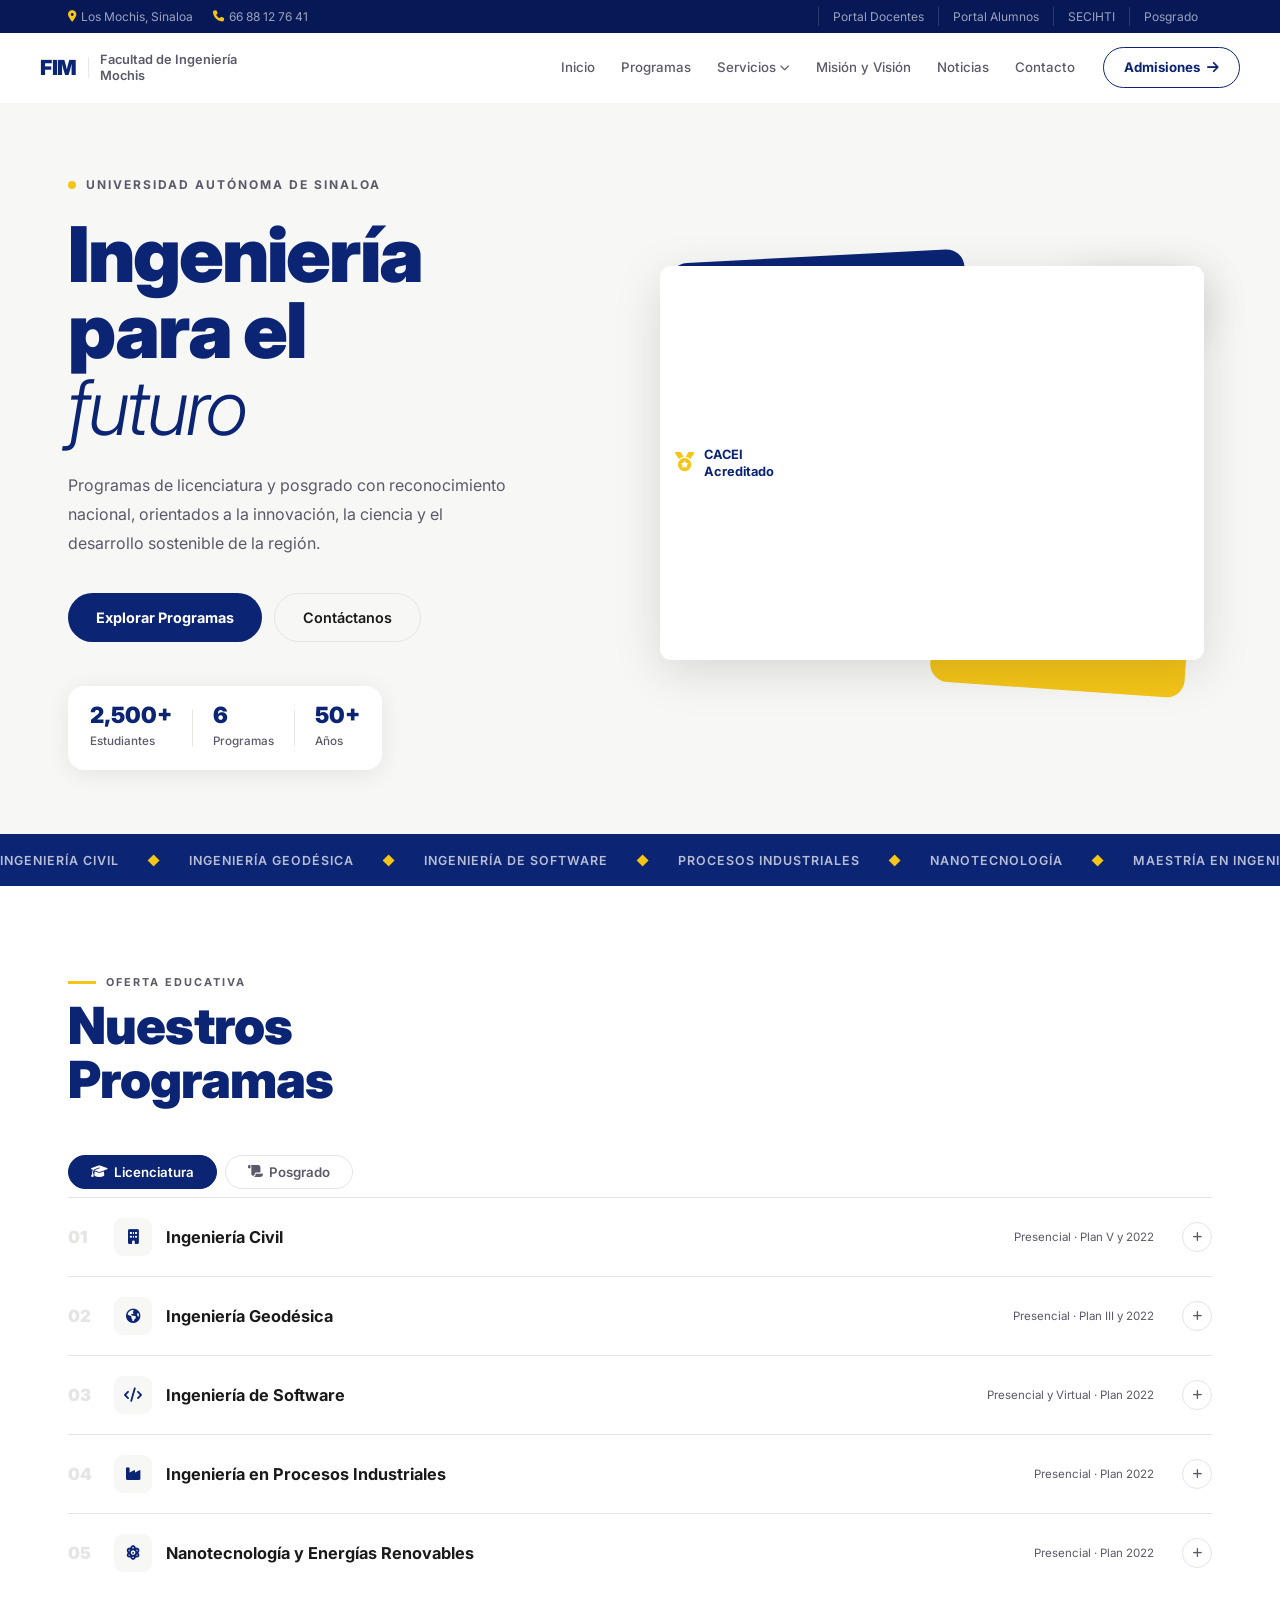
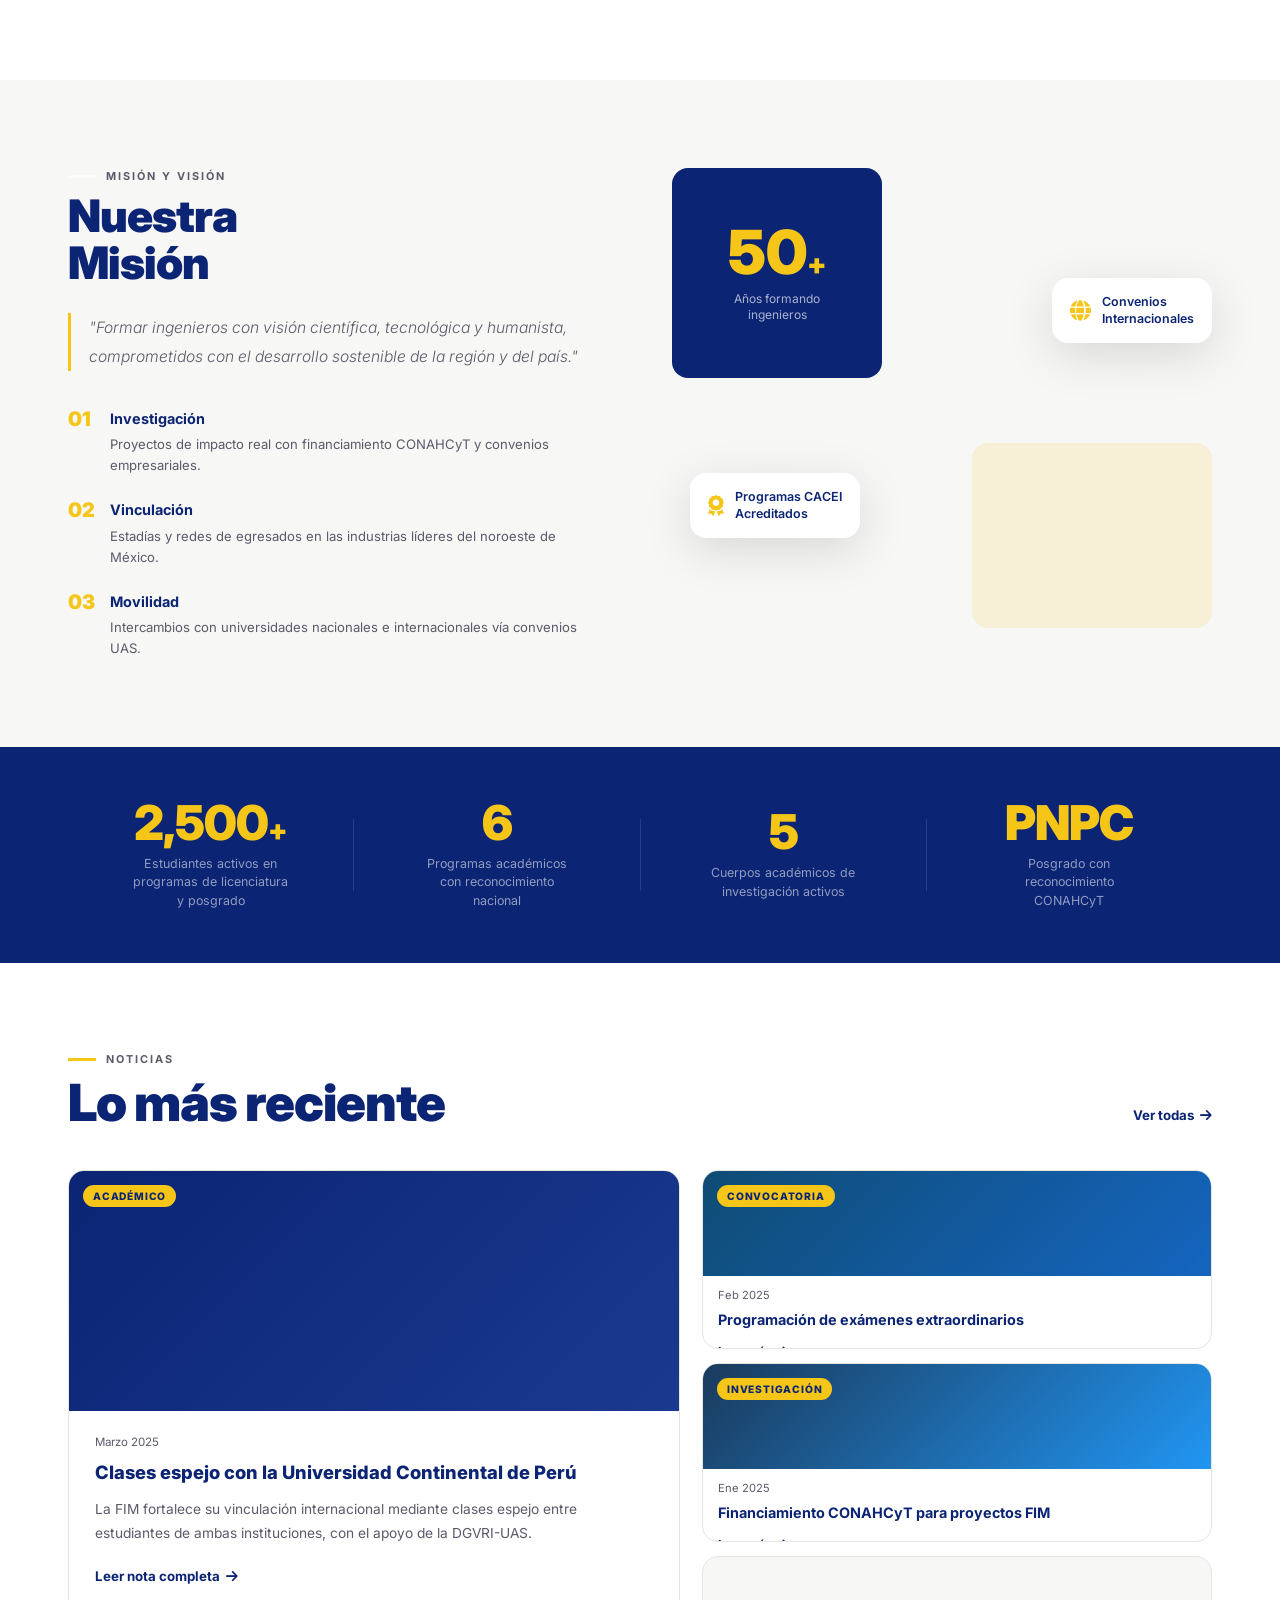
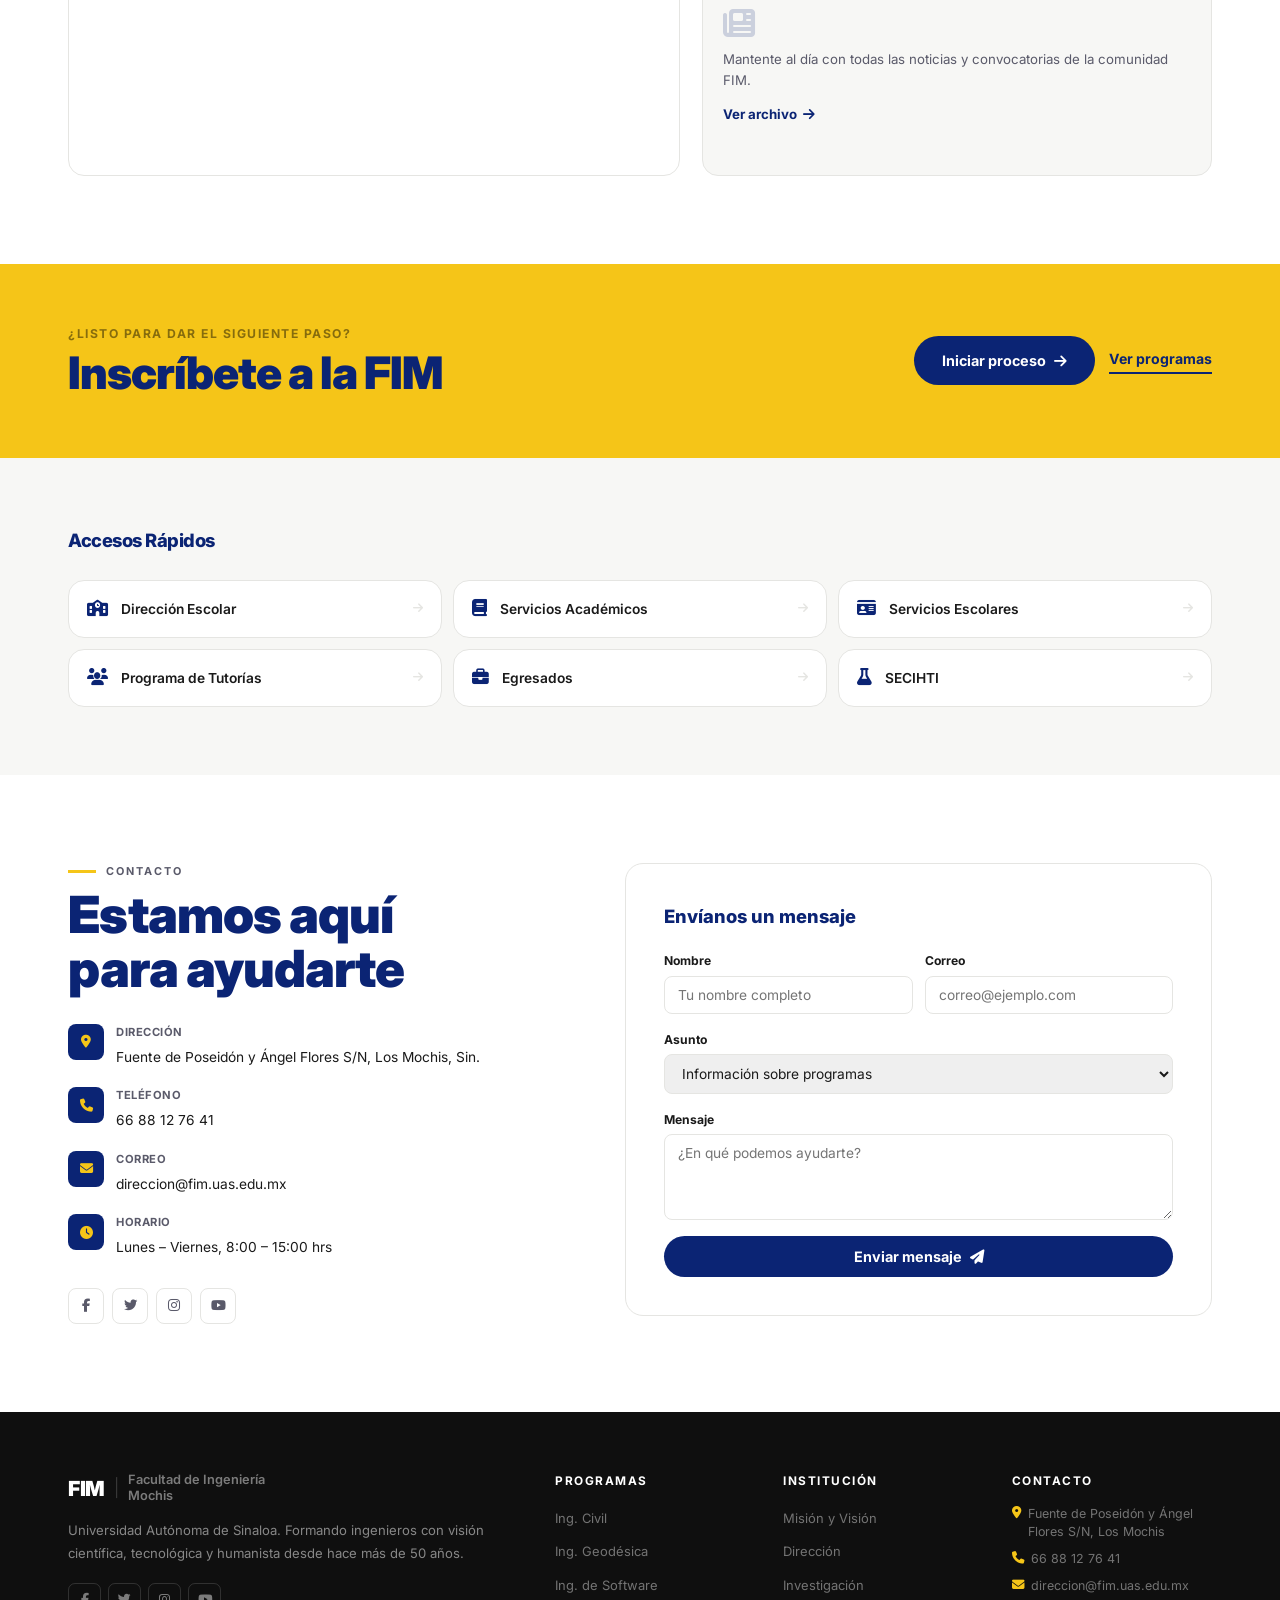
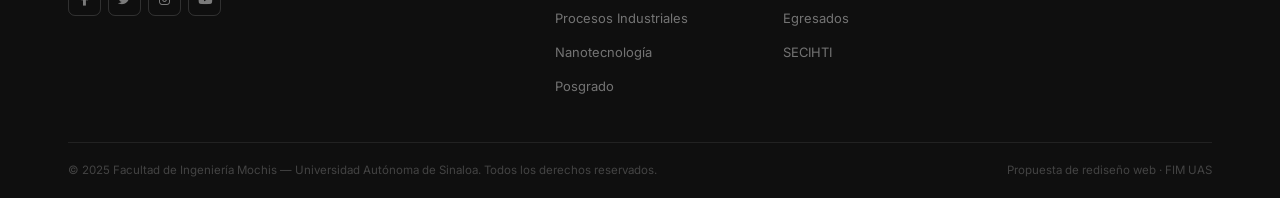
<file: fim/index.html>
<!DOCTYPE html>
<html lang="es">
<head>
  <meta charset="UTF-8">
  <meta name="viewport" content="width=device-width, initial-scale=1.0">
  <title>FIM UAS — Facultad de Ingeniería Mochis</title>
  <link rel="stylesheet" href="css/style.css">
  <link href="https://fonts.googleapis.com/css2?family=Inter:ital,wght@0,300;0,400;0,500;0,600;0,700;0,800;0,900;1,300;1,700&display=swap" rel="stylesheet">
  <link rel="stylesheet" href="https://cdnjs.cloudflare.com/ajax/libs/font-awesome/6.5.0/css/all.min.css">
</head>
<body>

  <!-- ===== BARRA SUPERIOR ===== -->
  <div class="top-strip">
    <div class="wrap top-inner">
      <span><i class="fas fa-map-marker-alt"></i> Los Mochis, Sinaloa</span>
      <span><i class="fas fa-phone"></i> 66 88 12 76 41</span>
      <div class="strip-links">
        <a href="#">Portal Docentes</a>
        <a href="#">Portal Alumnos</a>
        <a href="#">SECIHTI</a>
        <a href="#">Posgrado</a>
      </div>
    </div>
  </div>

  <!-- ===== NAVBAR ===== -->
  <nav class="nav" id="nav">
    <div class="wrap nav-inner">
      <a href="#inicio" class="logo">
        <span class="logo-fim">FIM</span>
        <span class="logo-sep">|</span>
        <span class="logo-text">Facultad de Ingeniería Mochis</span>
      </a>
      <button class="burger" id="burger" aria-label="Menú">
        <span></span><span></span><span></span>
      </button>
      <ul class="menu" id="menu">
        <li><a href="#inicio">Inicio</a></li>
        <li><a href="#programas">Programas</a></li>
        <li class="dd">
          <a href="#">Servicios <i class="fas fa-chevron-down fa-xs"></i></a>
          <ul class="submenu">
            <li><a href="#">Dirección Escolar</a></li>
            <li><a href="#">Servicios Académicos</a></li>
            <li><a href="#">Servicios Escolares</a></li>
            <li><a href="#">Programa de Tutorías</a></li>
            <li><a href="#">Com. Académica Titulación</a></li>
          </ul>
        </li>
        <li><a href="#mision">Misión y Visión</a></li>
        <li><a href="#noticias">Noticias</a></li>
        <li><a href="#contacto">Contacto</a></li>
      </ul>
      <a href="#contacto" class="nav-cta">Admisiones <i class="fas fa-arrow-right"></i></a>
    </div>
  </nav>

  <!-- ===== HERO ===== -->
  <section class="hero" id="inicio">
    <div class="wrap hero-inner">
      <div class="hero-left">
        <div class="hero-eyebrow">
          <span class="eyebrow-dot"></span>
          Universidad Autónoma de Sinaloa
        </div>
        <h1 class="hero-h1">
          Ingeniería<br>
          para el<br>
          <em>futuro</em>
        </h1>
        <p class="hero-p">
          Programas de licenciatura y posgrado con reconocimiento nacional, orientados
          a la innovación, la ciencia y el desarrollo sostenible de la región.
        </p>
        <div class="hero-btns">
          <a href="#programas" class="btn-solid">Explorar Programas</a>
          <a href="#contacto" class="btn-line">Contáctanos</a>
        </div>
        <div class="hero-meta">
          <div class="meta-item">
            <strong>2,500+</strong>
            <span>Estudiantes</span>
          </div>
          <div class="meta-sep"></div>
          <div class="meta-item">
            <strong>6</strong>
            <span>Programas</span>
          </div>
          <div class="meta-sep"></div>
          <div class="meta-item">
            <strong>50+</strong>
            <span>Años</span>
          </div>
        </div>
      </div>
      <div class="hero-right" aria-hidden="true">
        <div class="geo-wrap">
          <div class="geo-box geo-navy"></div>
          <div class="geo-box geo-gold"></div>
          <div class="geo-ring"></div>
          <div class="geo-label">FIM</div>
          <div class="geo-badge">
            <i class="fas fa-award"></i>
            <span>PNPC<br>CONAHCyT</span>
          </div>
          <div class="geo-badge geo-badge-2">
            <i class="fas fa-medal"></i>
            <span>CACEI<br>Acreditado</span>
          </div>
        </div>
      </div>
    </div>
  </section>

  <!-- ===== MARQUEE ===== -->
  <div class="marquee-band" aria-hidden="true">
    <div class="marquee-track">
      <span>Ingeniería Civil</span><span class="msep">◆</span>
      <span>Ingeniería Geodésica</span><span class="msep">◆</span>
      <span>Ingeniería de Software</span><span class="msep">◆</span>
      <span>Procesos Industriales</span><span class="msep">◆</span>
      <span>Nanotecnología</span><span class="msep">◆</span>
      <span>Maestría en Ingeniería</span><span class="msep">◆</span>
      <span>Doctorado en Ingeniería</span><span class="msep">◆</span>
      <!-- duplicado para bucle sin corte -->
      <span>Ingeniería Civil</span><span class="msep">◆</span>
      <span>Ingeniería Geodésica</span><span class="msep">◆</span>
      <span>Ingeniería de Software</span><span class="msep">◆</span>
      <span>Procesos Industriales</span><span class="msep">◆</span>
      <span>Nanotecnología</span><span class="msep">◆</span>
      <span>Maestría en Ingeniería</span><span class="msep">◆</span>
      <span>Doctorado en Ingeniería</span><span class="msep">◆</span>
    </div>
  </div>

  <!-- ===== PROGRAMAS (ACORDEÓN) ===== -->
  <section class="sec" id="programas">
    <div class="wrap">
      <div class="sec-top">
        <div>
          <div class="sec-label"><span class="label-bar"></span> Oferta Educativa</div>
          <h2 class="sec-h2">Nuestros<br>Programas</h2>
        </div>
      </div>

      <!-- Tabs -->
      <div class="atabs-wrap">
        <button class="atab active" data-type="lic">
          <i class="fas fa-graduation-cap"></i> Licenciatura
        </button>
        <button class="atab" data-type="pos">
          <i class="fas fa-scroll"></i> Posgrado
        </button>
      </div>

      <!-- Acordeón -->
      <div class="accordion">

        <div class="acc-item" data-type="lic">
          <button class="acc-hd">
            <span class="acc-num">01</span>
            <span class="acc-ico"><i class="fas fa-building"></i></span>
            <span class="acc-ttl">Ingeniería Civil</span>
            <span class="acc-mod">Presencial · Plan V y 2022</span>
            <span class="acc-tog"><i class="fas fa-plus"></i></span>
          </button>
          <div class="acc-body">
            <p>Formación en diseño y construcción de infraestructura: edificios, puentes, carreteras y sistemas hidráulicos. Ingenieros capaces de transformar el entorno con ética y responsabilidad.</p>
            <a href="#" class="acc-link">Ver plan de estudios <i class="fas fa-arrow-right"></i></a>
          </div>
        </div>

        <div class="acc-item" data-type="lic">
          <button class="acc-hd">
            <span class="acc-num">02</span>
            <span class="acc-ico"><i class="fas fa-globe-americas"></i></span>
            <span class="acc-ttl">Ingeniería Geodésica</span>
            <span class="acc-mod">Presencial · Plan III y 2022</span>
            <span class="acc-tog"><i class="fas fa-plus"></i></span>
          </button>
          <div class="acc-body">
            <p>Medición y representación del espacio geográfico mediante GPS, Sistemas de Información Geográfica (SIG), fotogrametría y teledetección. Alta demanda en el sector industrial y minero.</p>
            <a href="#" class="acc-link">Ver plan de estudios <i class="fas fa-arrow-right"></i></a>
          </div>
        </div>

        <div class="acc-item" data-type="lic">
          <button class="acc-hd">
            <span class="acc-num">03</span>
            <span class="acc-ico"><i class="fas fa-code"></i></span>
            <span class="acc-ttl">Ingeniería de Software</span>
            <span class="acc-mod">Presencial y Virtual · Plan 2022</span>
            <span class="acc-tog"><i class="fas fa-plus"></i></span>
          </button>
          <div class="acc-body">
            <p>Desarrollo de sistemas, apps web y móviles con metodologías ágiles. Disponible en modalidad presencial y en línea. Alta empleabilidad en el sector tecnológico nacional e internacional.</p>
            <a href="#" class="acc-link">Ver plan de estudios <i class="fas fa-arrow-right"></i></a>
          </div>
        </div>

        <div class="acc-item" data-type="lic">
          <button class="acc-hd">
            <span class="acc-num">04</span>
            <span class="acc-ico"><i class="fas fa-industry"></i></span>
            <span class="acc-ttl">Ingeniería en Procesos Industriales</span>
            <span class="acc-mod">Presencial · Plan 2022</span>
            <span class="acc-tog"><i class="fas fa-plus"></i></span>
          </button>
          <div class="acc-body">
            <p>Optimización de manufactura, gestión de calidad y automatización industrial. Responde a la demanda del sector productivo regional con formación integral en mejora continua.</p>
            <a href="#" class="acc-link">Ver plan de estudios <i class="fas fa-arrow-right"></i></a>
          </div>
        </div>

        <div class="acc-item" data-type="lic">
          <button class="acc-hd">
            <span class="acc-num">05</span>
            <span class="acc-ico"><i class="fas fa-atom"></i></span>
            <span class="acc-ttl">Nanotecnología y Energías Renovables</span>
            <span class="acc-mod">Presencial · Plan 2022</span>
            <span class="acc-tog"><i class="fas fa-plus"></i></span>
          </button>
          <div class="acc-body">
            <p>Innovación en materiales a nanoescala, energía solar, eólica y tecnologías limpias. Programa pionero en la región enfocado en el desarrollo sustentable y la transición energética.</p>
            <a href="#" class="acc-link">Ver plan de estudios <i class="fas fa-arrow-right"></i></a>
          </div>
        </div>

        <div class="acc-item" data-type="pos">
          <button class="acc-hd">
            <span class="acc-num">M</span>
            <span class="acc-ico"><i class="fas fa-microscope"></i></span>
            <span class="acc-ttl">Maestría en Ciencias de la Ingeniería</span>
            <span class="acc-mod">PNPC CONAHCyT</span>
            <span class="acc-tog"><i class="fas fa-plus"></i></span>
          </button>
          <div class="acc-body">
            <p>Programa con reconocimiento del Programa Nacional de Posgrados de Calidad. Investigación aplicada en diversas líneas de la ingeniería con impacto regional y nacional.</p>
            <a href="#" class="acc-link">Ver programa <i class="fas fa-arrow-right"></i></a>
          </div>
        </div>

        <div class="acc-item" data-type="pos">
          <button class="acc-hd">
            <span class="acc-num">D</span>
            <span class="acc-ico"><i class="fas fa-flask"></i></span>
            <span class="acc-ttl">Doctorado en Ciencias de la Ingeniería</span>
            <span class="acc-mod">PNPC CONAHCyT</span>
            <span class="acc-tog"><i class="fas fa-plus"></i></span>
          </button>
          <div class="acc-body">
            <p>Formación de investigadores de alto nivel con líneas de investigación consolidadas. Aporte al desarrollo científico y tecnológico con impacto nacional e internacional.</p>
            <a href="#" class="acc-link">Ver programa <i class="fas fa-arrow-right"></i></a>
          </div>
        </div>

      </div>
    </div>
  </section>

  <!-- ===== MISIÓN / ABOUT ===== -->
  <section class="about-sec" id="mision">
    <div class="wrap">
      <div class="about-grid">
        <div class="about-left">
          <div class="sec-label"><span class="label-bar label-bar-wh"></span> Misión y Visión</div>
          <h2 class="about-h2">Nuestra<br>Misión</h2>
          <blockquote class="about-quote">
            "Formar ingenieros con visión científica, tecnológica y humanista,
            comprometidos con el desarrollo sostenible de la región y del país."
          </blockquote>
          <div class="pillars">
            <div class="pillar">
              <span class="pillar-num">01</span>
              <div>
                <h4>Investigación</h4>
                <p>Proyectos de impacto real con financiamiento CONAHCyT y convenios empresariales.</p>
              </div>
            </div>
            <div class="pillar">
              <span class="pillar-num">02</span>
              <div>
                <h4>Vinculación</h4>
                <p>Estadías y redes de egresados en las industrias líderes del noroeste de México.</p>
              </div>
            </div>
            <div class="pillar">
              <span class="pillar-num">03</span>
              <div>
                <h4>Movilidad</h4>
                <p>Intercambios con universidades nacionales e internacionales vía convenios UAS.</p>
              </div>
            </div>
          </div>
        </div>
        <div class="about-right" aria-hidden="true">
          <div class="acard-big">
            <div class="acard-num">50<span>+</span></div>
            <div class="acard-lbl">Años formando<br>ingenieros</div>
          </div>
          <div class="acard-sm">
            <i class="fas fa-award"></i>
            <span>Programas CACEI<br>Acreditados</span>
          </div>
          <div class="acard-sm acard-sm-r">
            <i class="fas fa-globe"></i>
            <span>Convenios<br>Internacionales</span>
          </div>
          <div class="acard-accent"></div>
        </div>
      </div>
    </div>
  </section>

  <!-- ===== STATS BAND ===== -->
  <div class="stats-band">
    <div class="wrap stats-inner">
      <div class="sbi">
        <div class="sbi-num">2,500<span>+</span></div>
        <div class="sbi-lbl">Estudiantes activos en programas de licenciatura y posgrado</div>
      </div>
      <div class="sbi-div"></div>
      <div class="sbi">
        <div class="sbi-num">6</div>
        <div class="sbi-lbl">Programas académicos con reconocimiento nacional</div>
      </div>
      <div class="sbi-div"></div>
      <div class="sbi">
        <div class="sbi-num">5</div>
        <div class="sbi-lbl">Cuerpos académicos de investigación activos</div>
      </div>
      <div class="sbi-div"></div>
      <div class="sbi">
        <div class="sbi-num">PNPC</div>
        <div class="sbi-lbl">Posgrado con reconocimiento CONAHCyT</div>
      </div>
    </div>
  </div>

  <!-- ===== NOTICIAS ===== -->
  <section class="sec" id="noticias">
    <div class="wrap">
      <div class="news-hdr">
        <div>
          <div class="sec-label"><span class="label-bar"></span> Noticias</div>
          <h2 class="sec-h2">Lo más reciente</h2>
        </div>
        <a href="#" class="ver-mas">Ver todas <i class="fas fa-arrow-right"></i></a>
      </div>
      <div class="news-mag">
        <!-- Nota destacada -->
        <div class="nm-feat">
          <div class="nm-img nm-1">
            <span class="nm-cat">Académico</span>
          </div>
          <div class="nm-body">
            <span class="nm-date">Marzo 2025</span>
            <h3>Clases espejo con la Universidad Continental de Perú</h3>
            <p>La FIM fortalece su vinculación internacional mediante clases espejo entre estudiantes de ambas instituciones, con el apoyo de la DGVRI-UAS.</p>
            <a href="#" class="nm-link">Leer nota completa <i class="fas fa-arrow-right"></i></a>
          </div>
        </div>
        <!-- Columna derecha -->
        <div class="nm-col">
          <div class="nm-card">
            <div class="nm-img-sm nm-2"><span class="nm-cat">Convocatoria</span></div>
            <div class="nm-card-body">
              <span class="nm-date">Feb 2025</span>
              <h4>Programación de exámenes extraordinarios</h4>
              <a href="#" class="nm-link-sm">Leer más <i class="fas fa-arrow-right"></i></a>
            </div>
          </div>
          <div class="nm-card">
            <div class="nm-img-sm nm-3"><span class="nm-cat">Investigación</span></div>
            <div class="nm-card-body">
              <span class="nm-date">Ene 2025</span>
              <h4>Financiamiento CONAHCyT para proyectos FIM</h4>
              <a href="#" class="nm-link-sm">Leer más <i class="fas fa-arrow-right"></i></a>
            </div>
          </div>
          <div class="nm-card nm-text-card">
            <i class="fas fa-newspaper nm-ico-lg"></i>
            <p>Mantente al día con todas las noticias y convocatorias de la comunidad FIM.</p>
            <a href="#" class="nm-link">Ver archivo <i class="fas fa-arrow-right"></i></a>
          </div>
        </div>
      </div>
    </div>
  </section>

  <!-- ===== CTA BAND ===== -->
  <div class="cta-band">
    <div class="wrap cta-inner">
      <div>
        <p class="cta-eyebrow">¿Listo para dar el siguiente paso?</p>
        <h2 class="cta-h2">Inscríbete a la FIM</h2>
      </div>
      <div class="cta-btns">
        <a href="#contacto" class="btn-cta-main">Iniciar proceso <i class="fas fa-arrow-right"></i></a>
        <a href="#programas" class="btn-cta-sec">Ver programas</a>
      </div>
    </div>
  </div>

  <!-- ===== ACCESOS RÁPIDOS ===== -->
  <section class="accesos-sec">
    <div class="wrap">
      <h3 class="acc-title">Accesos Rápidos</h3>
      <div class="acc-grid">
        <a href="#" class="acc-tile">
          <i class="fas fa-school"></i>
          <span>Dirección Escolar</span>
          <i class="fas fa-arrow-right tile-arr"></i>
        </a>
        <a href="#" class="acc-tile">
          <i class="fas fa-book"></i>
          <span>Servicios Académicos</span>
          <i class="fas fa-arrow-right tile-arr"></i>
        </a>
        <a href="#" class="acc-tile">
          <i class="fas fa-id-card"></i>
          <span>Servicios Escolares</span>
          <i class="fas fa-arrow-right tile-arr"></i>
        </a>
        <a href="#" class="acc-tile">
          <i class="fas fa-users"></i>
          <span>Programa de Tutorías</span>
          <i class="fas fa-arrow-right tile-arr"></i>
        </a>
        <a href="#" class="acc-tile">
          <i class="fas fa-briefcase"></i>
          <span>Egresados</span>
          <i class="fas fa-arrow-right tile-arr"></i>
        </a>
        <a href="#" class="acc-tile">
          <i class="fas fa-flask"></i>
          <span>SECIHTI</span>
          <i class="fas fa-arrow-right tile-arr"></i>
        </a>
      </div>
    </div>
  </section>

  <!-- ===== CONTACTO ===== -->
  <section class="sec" id="contacto">
    <div class="wrap">
      <div class="contact-grid">
        <div class="contact-left">
          <div class="sec-label"><span class="label-bar"></span> Contacto</div>
          <h2 class="sec-h2">Estamos aquí<br>para ayudarte</h2>
          <div class="cinfo-list">
            <div class="cinfo-item">
              <div class="ci-ico"><i class="fas fa-map-marker-alt"></i></div>
              <div>
                <strong>Dirección</strong>
                <span>Fuente de Poseidón y Ángel Flores S/N, Los Mochis, Sin.</span>
              </div>
            </div>
            <div class="cinfo-item">
              <div class="ci-ico"><i class="fas fa-phone"></i></div>
              <div>
                <strong>Teléfono</strong>
                <span>66 88 12 76 41</span>
              </div>
            </div>
            <div class="cinfo-item">
              <div class="ci-ico"><i class="fas fa-envelope"></i></div>
              <div>
                <strong>Correo</strong>
                <span>direccion@fim.uas.edu.mx</span>
              </div>
            </div>
            <div class="cinfo-item">
              <div class="ci-ico"><i class="fas fa-clock"></i></div>
              <div>
                <strong>Horario</strong>
                <span>Lunes – Viernes, 8:00 – 15:00 hrs</span>
              </div>
            </div>
          </div>
          <div class="soc-row">
            <a href="#" aria-label="Facebook"><i class="fab fa-facebook-f"></i></a>
            <a href="#" aria-label="Twitter"><i class="fab fa-twitter"></i></a>
            <a href="#" aria-label="Instagram"><i class="fab fa-instagram"></i></a>
            <a href="#" aria-label="YouTube"><i class="fab fa-youtube"></i></a>
          </div>
        </div>
        <div class="contact-right">
          <form class="cform" id="cform">
            <h3>Envíanos un mensaje</h3>
            <div class="frow">
              <div class="fg">
                <label for="fn">Nombre</label>
                <input type="text" id="fn" placeholder="Tu nombre completo">
              </div>
              <div class="fg">
                <label for="fe">Correo</label>
                <input type="email" id="fe" placeholder="correo@ejemplo.com">
              </div>
            </div>
            <div class="fg">
              <label for="fas2">Asunto</label>
              <select id="fas2">
                <option>Información sobre programas</option>
                <option>Proceso de admisión</option>
                <option>Servicios escolares</option>
                <option>Posgrado</option>
                <option>Otro</option>
              </select>
            </div>
            <div class="fg">
              <label for="fm">Mensaje</label>
              <textarea id="fm" rows="4" placeholder="¿En qué podemos ayudarte?"></textarea>
            </div>
            <button type="submit" class="btn-solid btn-block">
              Enviar mensaje <i class="fas fa-paper-plane"></i>
            </button>
          </form>
        </div>
      </div>
    </div>
  </section>

  <!-- ===== FOOTER ===== -->
  <footer class="footer">
    <div class="wrap">
      <div class="ft-top">
        <div class="ft-brand">
          <a href="#" class="logo">
            <span class="logo-fim logo-fim-ft">FIM</span>
            <span class="logo-sep logo-sep-ft">|</span>
            <span class="logo-text logo-text-ft">Facultad de Ingeniería Mochis</span>
          </a>
          <p>Universidad Autónoma de Sinaloa. Formando ingenieros con visión científica, tecnológica y humanista desde hace más de 50 años.</p>
          <div class="ft-soc">
            <a href="#" aria-label="Facebook"><i class="fab fa-facebook-f"></i></a>
            <a href="#" aria-label="Twitter"><i class="fab fa-twitter"></i></a>
            <a href="#" aria-label="Instagram"><i class="fab fa-instagram"></i></a>
            <a href="#" aria-label="YouTube"><i class="fab fa-youtube"></i></a>
          </div>
        </div>
        <div class="ft-cols">
          <div class="ft-col">
            <h5>Programas</h5>
            <ul>
              <li><a href="#">Ing. Civil</a></li>
              <li><a href="#">Ing. Geodésica</a></li>
              <li><a href="#">Ing. de Software</a></li>
              <li><a href="#">Procesos Industriales</a></li>
              <li><a href="#">Nanotecnología</a></li>
              <li><a href="#">Posgrado</a></li>
            </ul>
          </div>
          <div class="ft-col">
            <h5>Institución</h5>
            <ul>
              <li><a href="#">Misión y Visión</a></li>
              <li><a href="#">Dirección</a></li>
              <li><a href="#">Investigación</a></li>
              <li><a href="#">Egresados</a></li>
              <li><a href="#">SECIHTI</a></li>
            </ul>
          </div>
          <div class="ft-col">
            <h5>Contacto</h5>
            <ul class="ft-contact">
              <li><i class="fas fa-map-marker-alt"></i> Fuente de Poseidón y Ángel Flores S/N, Los Mochis</li>
              <li><i class="fas fa-phone"></i> 66 88 12 76 41</li>
              <li><i class="fas fa-envelope"></i> direccion@fim.uas.edu.mx</li>
            </ul>
          </div>
        </div>
      </div>
      <div class="ft-bottom">
        <p>© 2025 Facultad de Ingeniería Mochis — Universidad Autónoma de Sinaloa. Todos los derechos reservados.</p>
        <p>Propuesta de rediseño web · FIM UAS</p>
      </div>
    </div>
  </footer>

  <script src="js/app.js"></script>
</body>
</html>
</file>
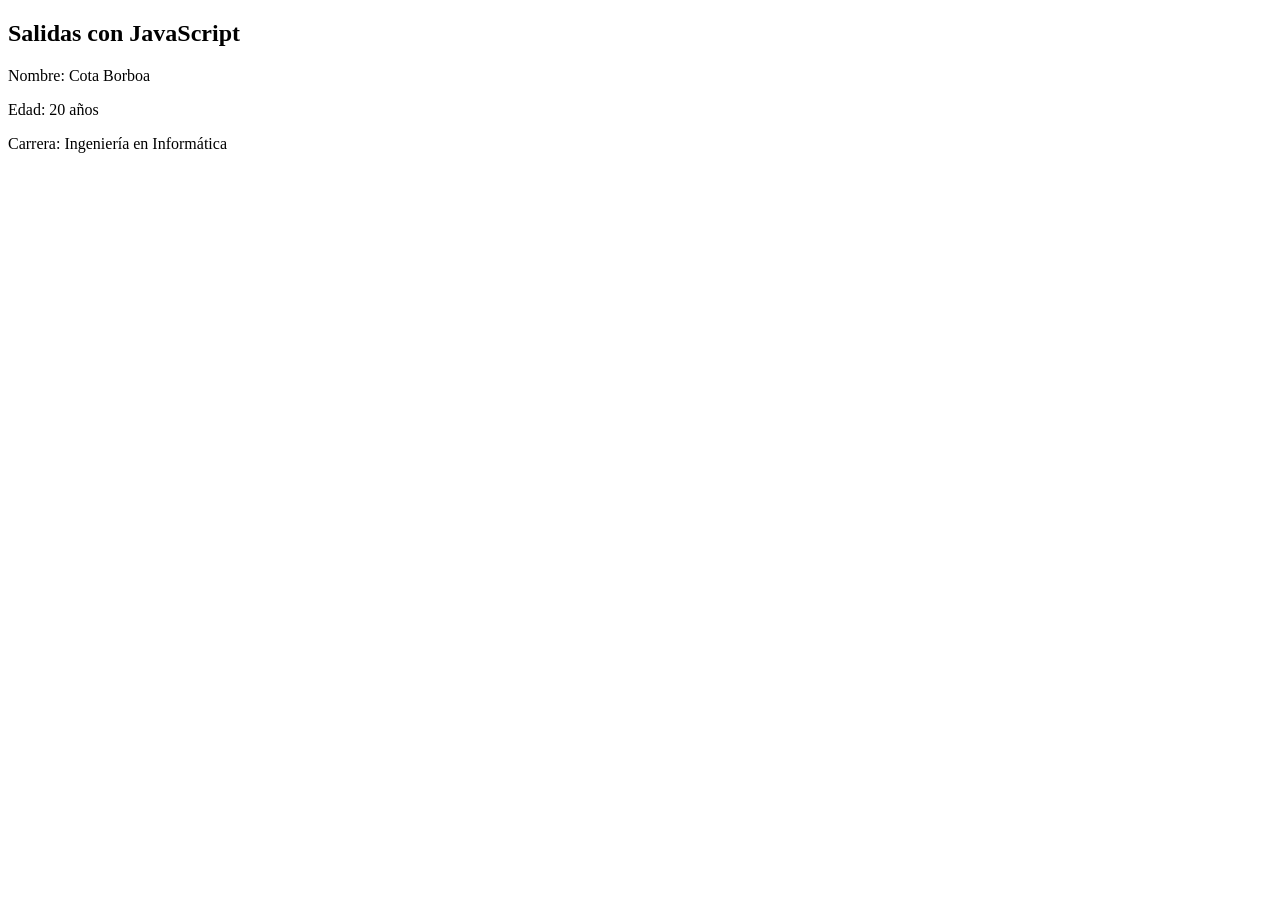
<file: ej19/cota_borboa_ejercicio-19.html>
<!DOCTYPE html>
<html lang="es">
<head>
    <meta charset="UTF-8">
    <title>Ejercicio #19: Salidas con JavaScript</title>
</head>
<body>

    <h2>Salidas con JavaScript</h2>

    <p id="parrafo"></p>

    <script>
        // innerHTML
        document.getElementById("parrafo").innerHTML = "Nombre: Cota Borboa";

        // document.write
        document.write("<p>Edad: 20 años</p>");
        document.write("<p>Carrera: Ingeniería en Informática</p>");

        // window.alert
        window.alert("Correo: mike@ejemplo.com");

        // console.log
        console.log("Teléfono: 667-123-4567");
    </script>

</body>
</html>
</file>
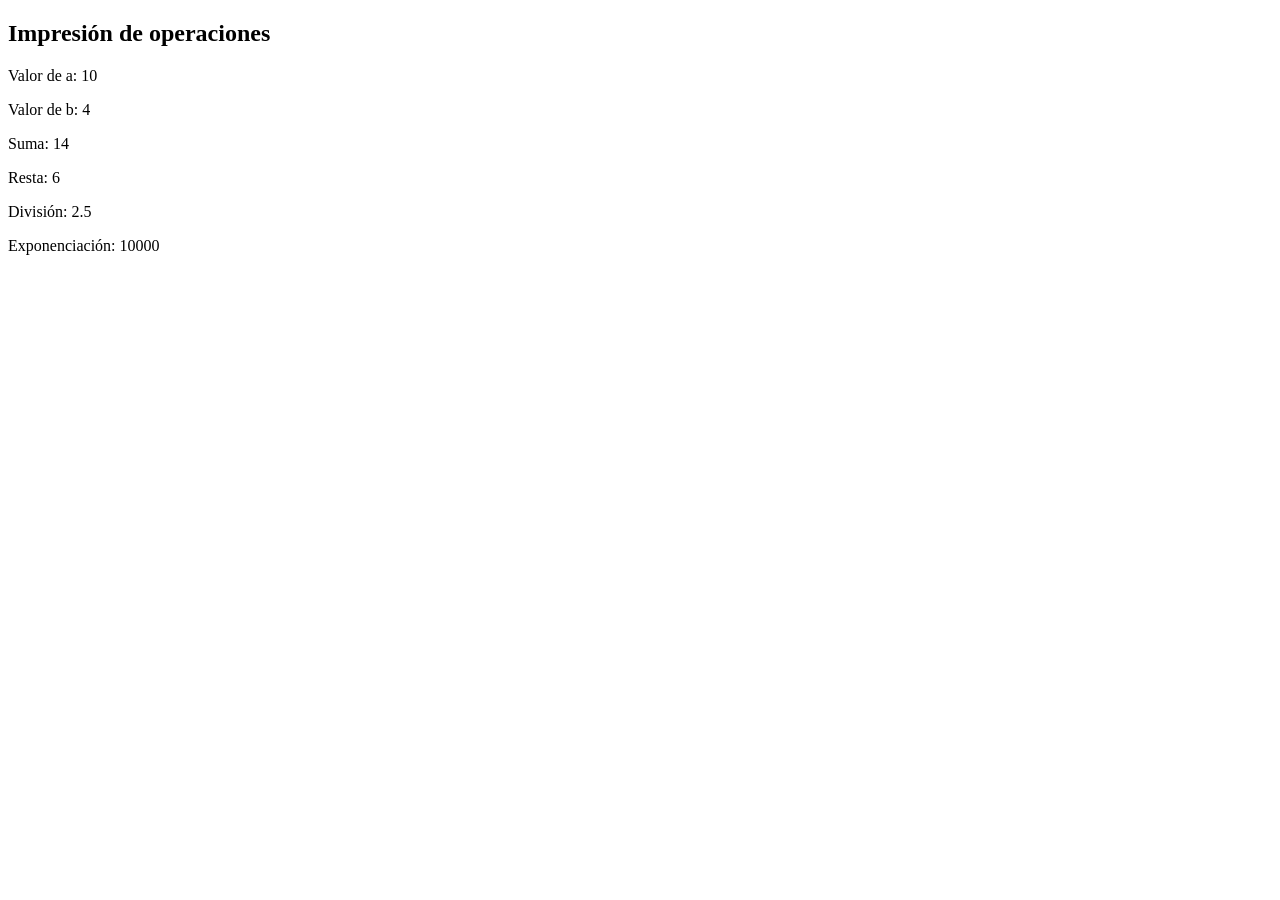
<file: ej20/cota_borboa_ejercicio-20.html>
<!DOCTYPE html>
<html lang="es">
<head>
    <meta charset="UTF-8">
    <title>Ejercicio #20: Impresión de operaciones</title>
</head>
<body>

    <h2>Impresión de operaciones</h2>

    <script>
        var a = 10;
        var b = 4;

        document.write("<p>Valor de a: " + a + "</p>");
        document.write("<p>Valor de b: " + b + "</p>");
        document.write("<p>Suma: " + (a + b) + "</p>");
        document.write("<p>Resta: " + (a - b) + "</p>");
        document.write("<p>División: " + (a / b) + "</p>");
        document.write("<p>Exponenciación: " + (a ** b) + "</p>");
    </script>

</body>
</html>
</file>
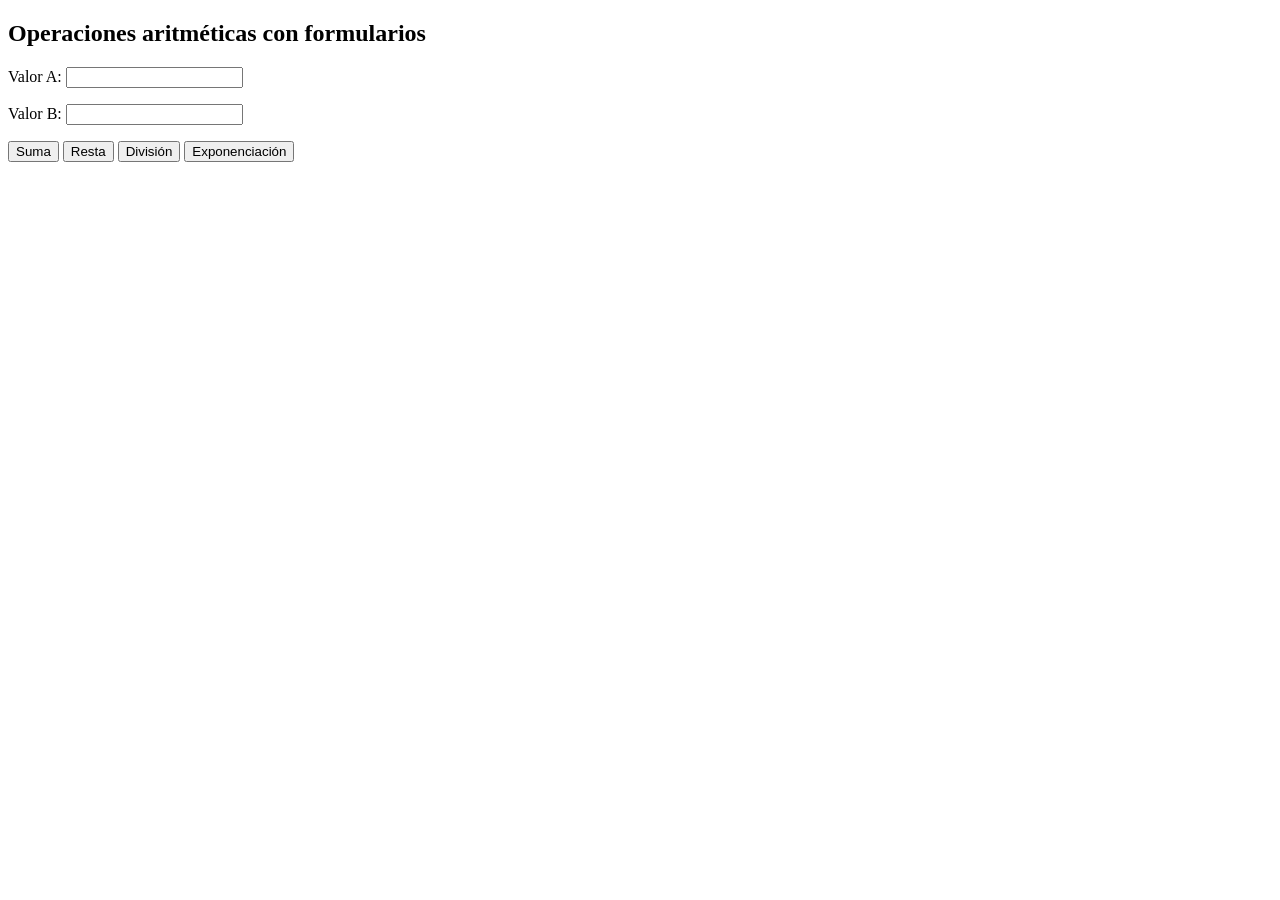
<file: ej21/cota_borboa_ejercicio-21.html>
<!DOCTYPE html>
<html lang="es">
<head>
    <meta charset="UTF-8">
    <title>Ejercicio #21: Operaciones aritméticas con formularios</title>
</head>
<body>

    <h2>Operaciones aritméticas con formularios</h2>

    <p>
        Valor A: <input type="text" id="valorA">
    </p>
    <p>
        Valor B: <input type="text" id="valorB">
    </p>
    <p>
        <button onclick="calcularSuma()">Suma</button>
        <button onclick="calcularResta()">Resta</button>
        <button onclick="calcularDivision()">División</button>
        <button onclick="calcularExponenciacion()">Exponenciación</button>
    </p>
    <p id="resultado"></p>

    <script>
        function calcularSuma() {
            var a = parseFloat(document.getElementById("valorA").value);
            var b = parseFloat(document.getElementById("valorB").value);
            document.getElementById("resultado").innerHTML = "Suma: " + (a + b);
        }

        function calcularResta() {
            var a = parseFloat(document.getElementById("valorA").value);
            var b = parseFloat(document.getElementById("valorB").value);
            document.getElementById("resultado").innerHTML = "Resta: " + (a - b);
        }

        function calcularDivision() {
            var a = parseFloat(document.getElementById("valorA").value);
            var b = parseFloat(document.getElementById("valorB").value);
            document.getElementById("resultado").innerHTML = "División: " + (a / b);
        }

        function calcularExponenciacion() {
            var a = parseFloat(document.getElementById("valorA").value);
            var b = parseFloat(document.getElementById("valorB").value);
            document.getElementById("resultado").innerHTML = "Exponenciación: " + (a ** b);
        }
    </script>

</body>
</html>
</file>
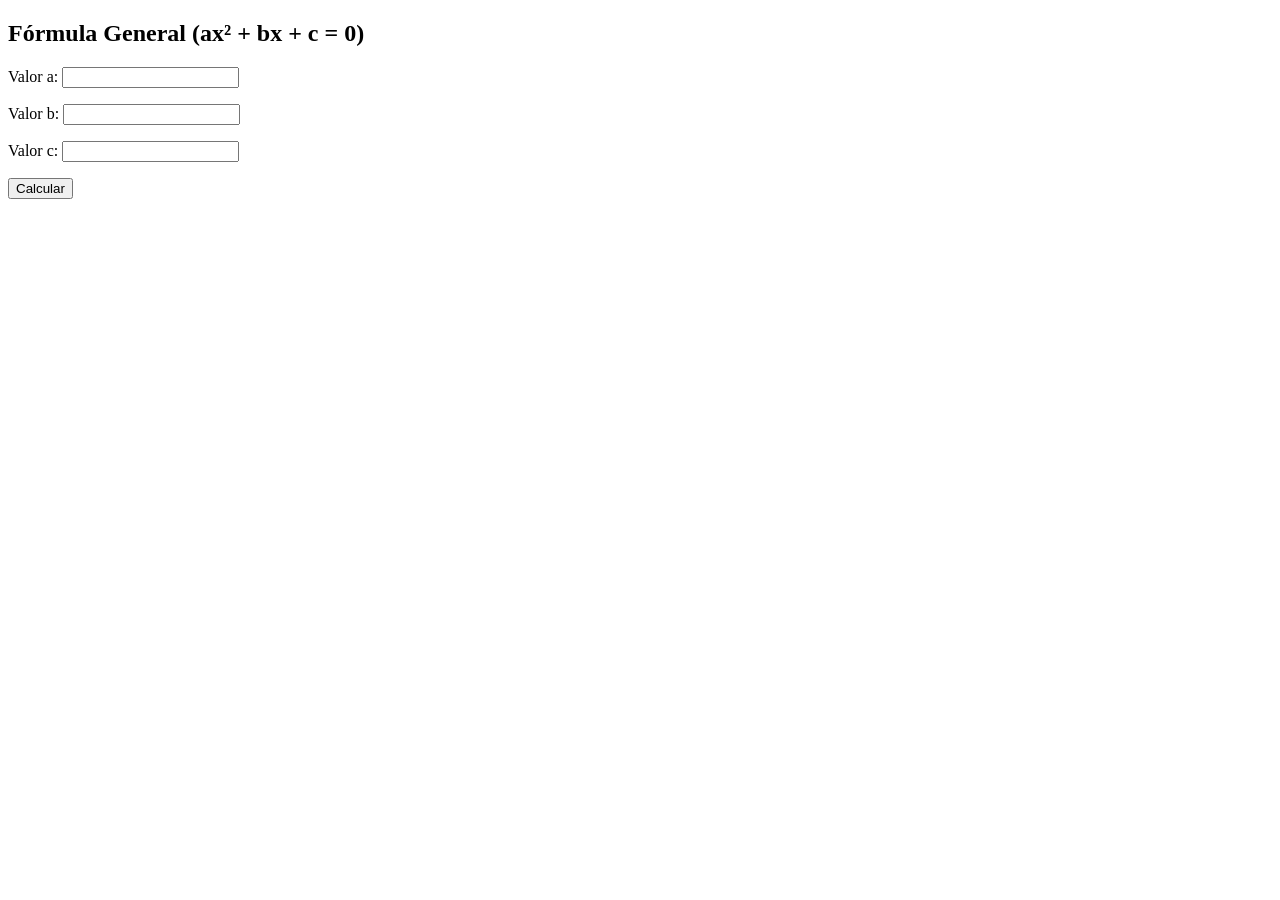
<file: ej22/cota_borboa_ejercicio-22.html>
<!DOCTYPE html>
<html lang="es">
<head>
    <meta charset="UTF-8">
    <title>Ejercicio #22: La fórmula general</title>
</head>
<body>

    <h2>Fórmula General (ax² + bx + c = 0)</h2>

    <p>
        Valor a: <input type="text" id="valorA">
    </p>
    <p>
        Valor b: <input type="text" id="valorB">
    </p>
    <p>
        Valor c: <input type="text" id="valorC">
    </p>
    <p>
        <button onclick="calcular()">Calcular</button>
    </p>

    <script>
        function calcular() {
            var a = parseFloat(document.getElementById("valorA").value);
            var b = parseFloat(document.getElementById("valorB").value);
            var c = parseFloat(document.getElementById("valorC").value);

            var discriminante = (b * b) - (4 * a * c);
            var x1 = (-b + Math.sqrt(discriminante)) / (2 * a);
            var x2 = (-b - Math.sqrt(discriminante)) / (2 * a);

            alert("x1 = " + x1 + "\nx2 = " + x2);
        }
    </script>

</body>
</html>
</file>
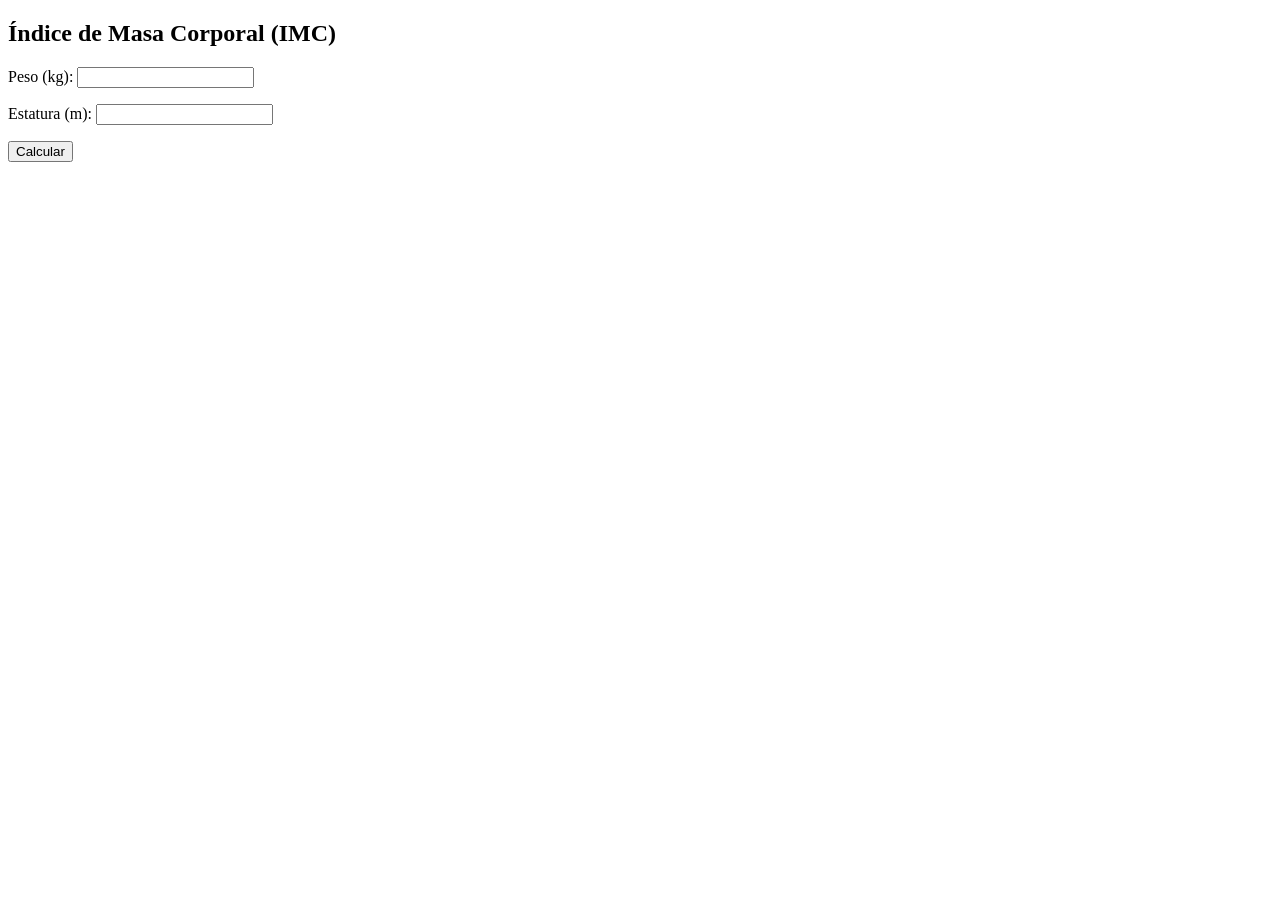
<file: ej23/cota_borboa_ejercicio-23.html>
<!DOCTYPE html>
<html lang="es">
<head>
    <meta charset="UTF-8">
    <title>Ejercicio #23: El IMC con JavaScript</title>
</head>
<body>

    <h2>Índice de Masa Corporal (IMC)</h2>

    <p>
        Peso (kg): <input type="text" id="peso">
    </p>
    <p>
        Estatura (m): <input type="text" id="estatura">
    </p>
    <p>
        <button onclick="calcularIMC()">Calcular</button>
    </p>
    <p id="resultado"></p>

    <script>
        function calcularIMC() {
            var peso = parseFloat(document.getElementById("peso").value);
            var estatura = parseFloat(document.getElementById("estatura").value);

            var imc = peso / (estatura * estatura);
            var grado;

            if (imc < 18.5) {
                grado = "Bajo peso";
            } else if (imc < 24.9) {
                grado = "Normal";
            } else if (imc < 29.9) {
                grado = "Sobrepeso";
            } else {
                grado = "Obesidad";
            }

            document.getElementById("resultado").innerHTML = "IMC: " + imc.toFixed(2) + " - Grado: " + grado;
        }
    </script>

</body>
</html>
</file>
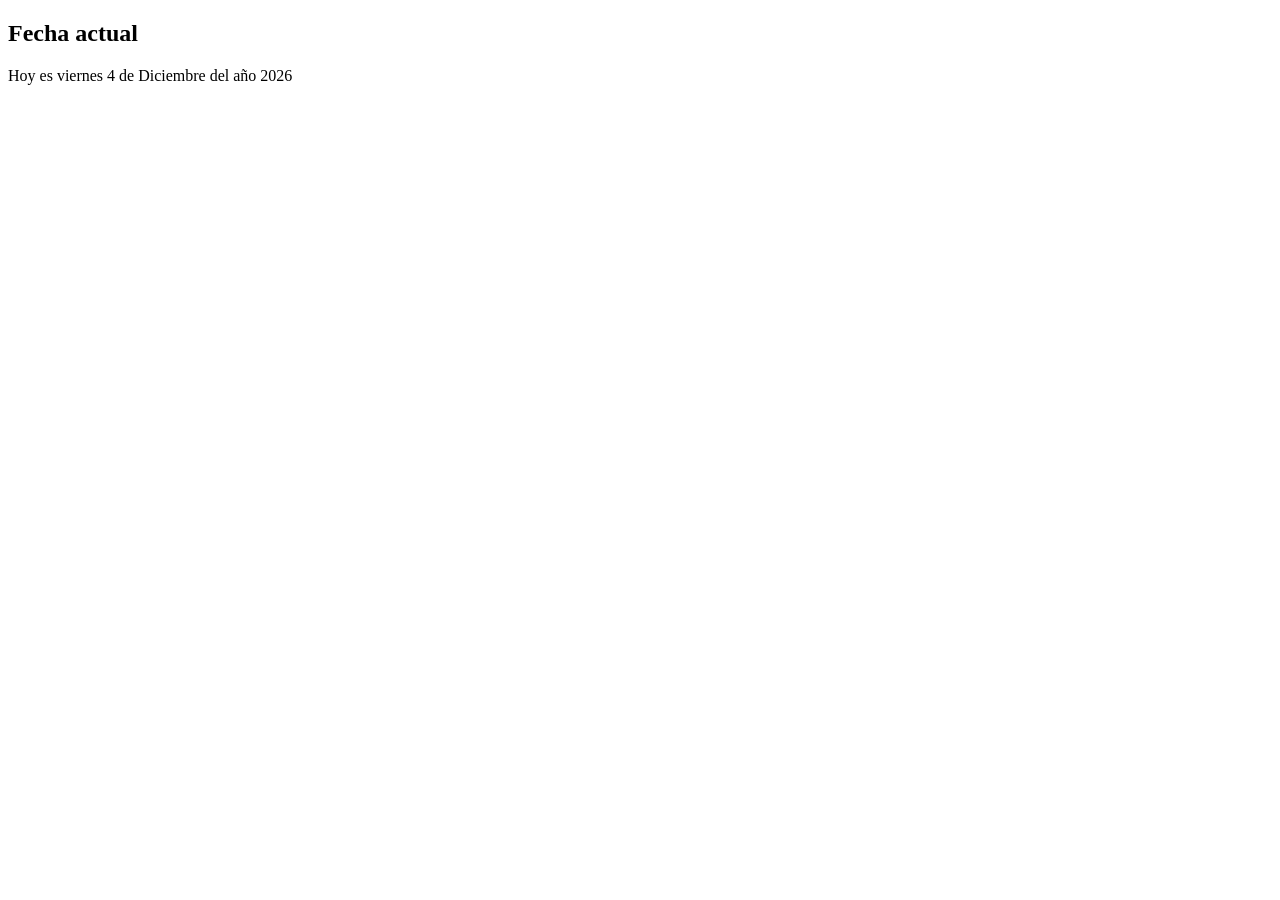
<file: ej24/cota_borboa_ejercicio-24.html>
<!DOCTYPE html>
<html lang="es">
<head>
    <meta charset="UTF-8">
    <title>Ejercicio #24: Fechas con JavaScript</title>
</head>
<body>

    <h2>Fecha actual</h2>
    <p id="fecha"></p>

    <script>
        var hoy = new Date();
        var dia = hoy.getDay();
        var numeroDia = hoy.getDate();
        var mes = hoy.getMonth();
        var anio = hoy.getFullYear();

        var nombreDia;
        switch (dia) {
            case 0: nombreDia = "domingo"; break;
            case 1: nombreDia = "lunes"; break;
            case 2: nombreDia = "martes"; break;
            case 3: nombreDia = "miércoles"; break;
            case 4: nombreDia = "jueves"; break;
            case 5: nombreDia = "viernes"; break;
            case 6: nombreDia = "sábado"; break;
        }

        var nombreMes;
        switch (mes) {
            case 0:  nombreMes = "Enero"; break;
            case 1:  nombreMes = "Febrero"; break;
            case 2:  nombreMes = "Marzo"; break;
            case 3:  nombreMes = "Abril"; break;
            case 4:  nombreMes = "Mayo"; break;
            case 5:  nombreMes = "Junio"; break;
            case 6:  nombreMes = "Julio"; break;
            case 7:  nombreMes = "Agosto"; break;
            case 8:  nombreMes = "Septiembre"; break;
            case 9:  nombreMes = "Octubre"; break;
            case 10: nombreMes = "Noviembre"; break;
            case 11: nombreMes = "Diciembre"; break;
        }

        document.getElementById("fecha").innerHTML =
            "Hoy es " + nombreDia + " " + numeroDia + " de " + nombreMes + " del año " + anio;
    </script>

</body>
</html>
</file>
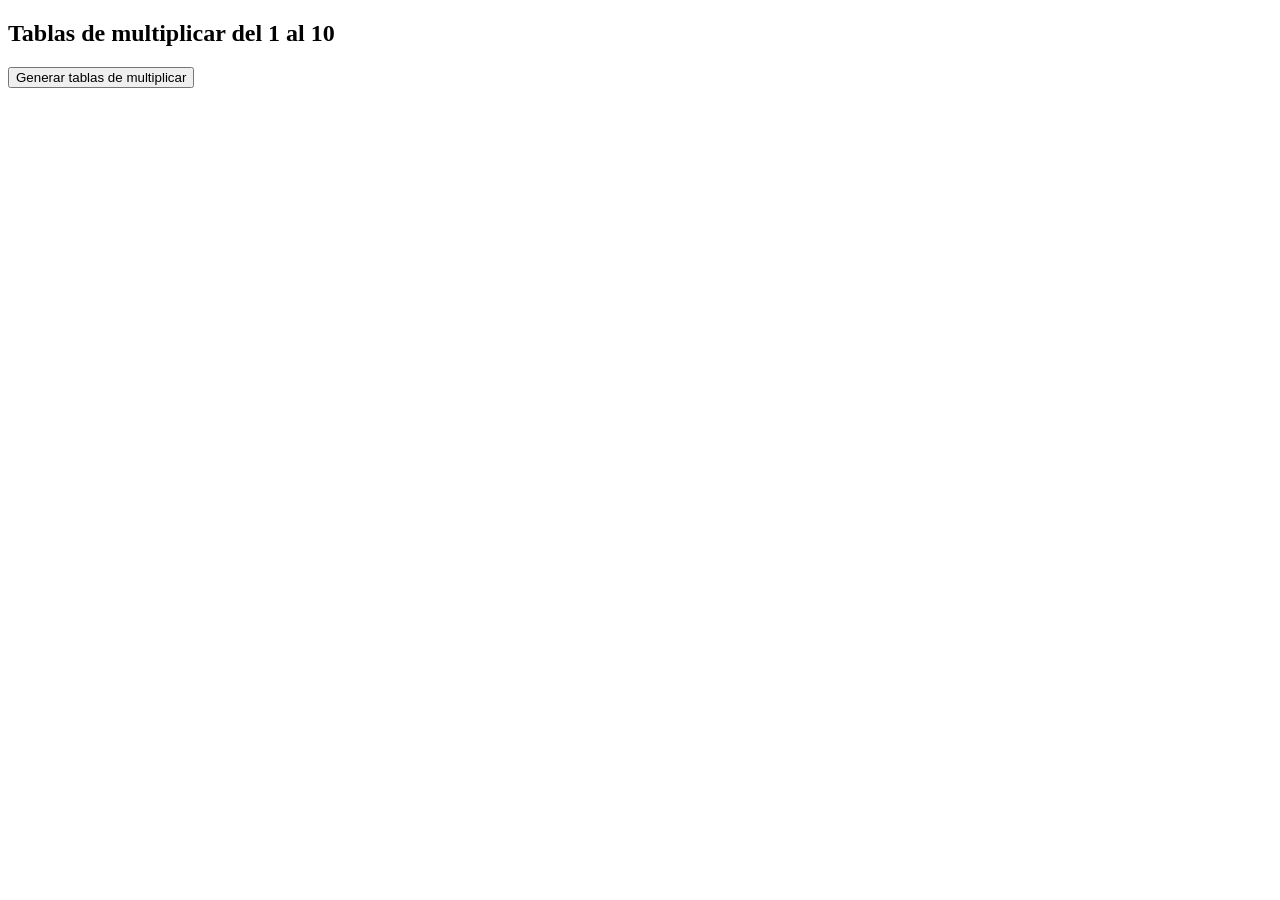
<file: ej25/cota_borboa_ejercicio-25.html>
<!DOCTYPE html>
<html lang="es">
<head>
    <meta charset="UTF-8">
    <title>Ejercicio #25: Tablas de multiplicar</title>
    <style>
        .tabla {
            display: inline-block;
            margin: 10px;
            border: 1px solid #000;
            padding: 10px;
            vertical-align: top;
        }
        h3 {
            margin: 0 0 5px 0;
        }
    </style>
</head>
<body>

    <h2>Tablas de multiplicar del 1 al 10</h2>
    <button onclick="generarTablas()">Generar tablas de multiplicar</button>
    <div id="resultado"></div>

    <script>
        function generarTablas() {
            var contenido = "";
            for (var i = 1; i <= 10; i++) {
                contenido += "<div class='tabla'><h3>Tabla del " + i + "</h3>";
                for (var j = 1; j <= 10; j++) {
                    contenido += i + " x " + j + " = " + (i * j) + "<br>";
                }
                contenido += "</div>";
            }
            document.getElementById("resultado").innerHTML = contenido;
        }
    </script>

</body>
</html>
</file>
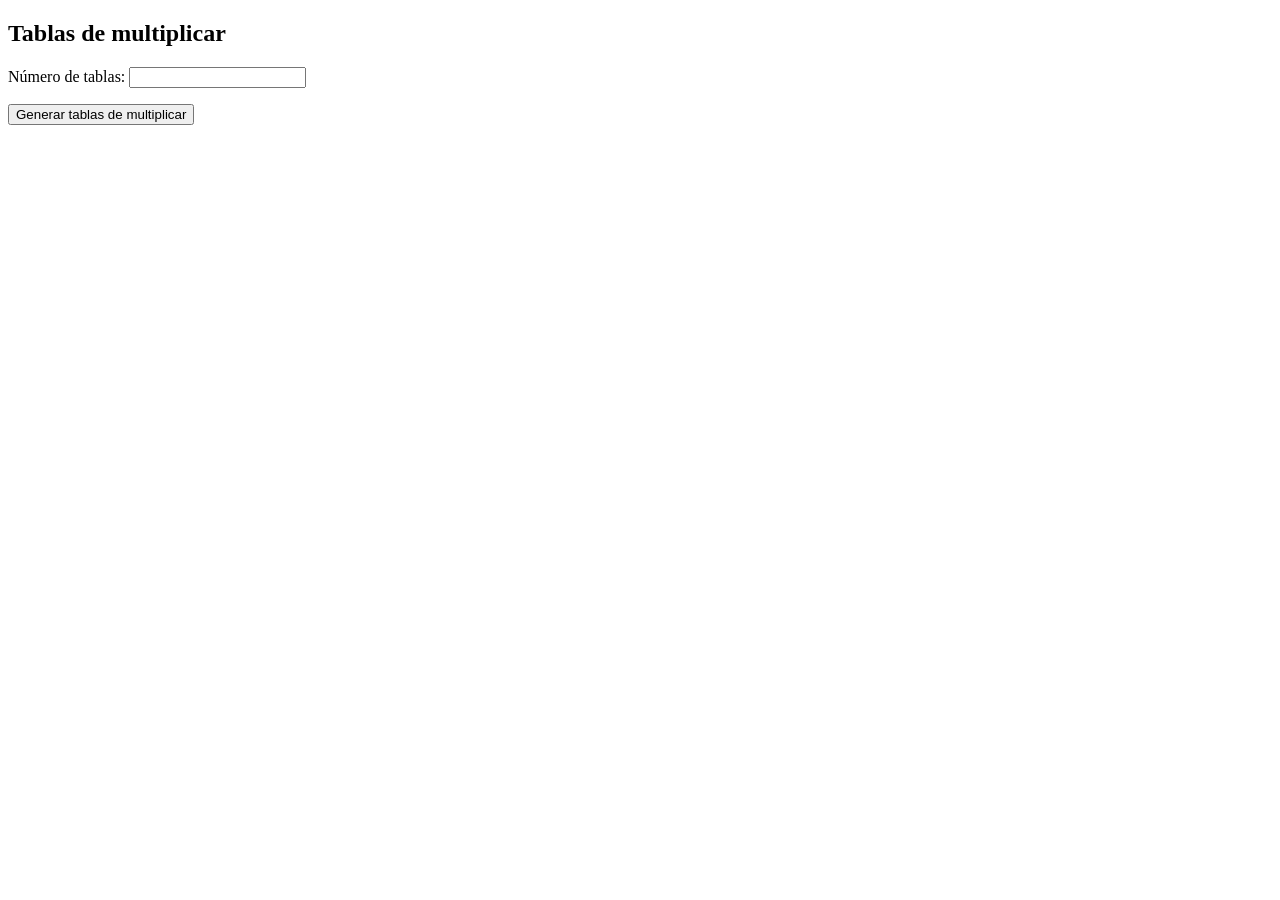
<file: ej26/cota_borboa_ejercicio-26.html>
<!DOCTYPE html>
<html lang="es">
<head>
    <meta charset="UTF-8">
    <title>Ejercicio #26: Tablas de multiplicar</title>
    <style>
        .tabla {
            display: inline-block;
            margin: 10px;
            border: 1px solid #000;
            padding: 10px;
            vertical-align: top;
        }
        h3 {
            margin: 0 0 5px 0;
        }
    </style>
</head>
<body>

    <h2>Tablas de multiplicar</h2>
    <p>
        Número de tablas: <input type="number" id="limite" min="1">
    </p>
    <button onclick="generarTablas()">Generar tablas de multiplicar</button>
    <div id="resultado"></div>

    <script>
        function generarTablas() {
            var limite = parseInt(document.getElementById("limite").value);

            if (isNaN(limite) || limite <= 0) {
                alert("Ingresa un número positivo y entero.");
                return;
            }

            var contenido = "";
            for (var i = 1; i <= limite; i++) {
                contenido += "<div class='tabla'><h3>Tabla del " + i + "</h3>";
                for (var j = 1; j <= 10; j++) {
                    contenido += i + " x " + j + " = " + (i * j) + "<br>";
                }
                contenido += "</div>";
            }
            document.getElementById("resultado").innerHTML = contenido;
        }
    </script>

</body>
</html>
</file>
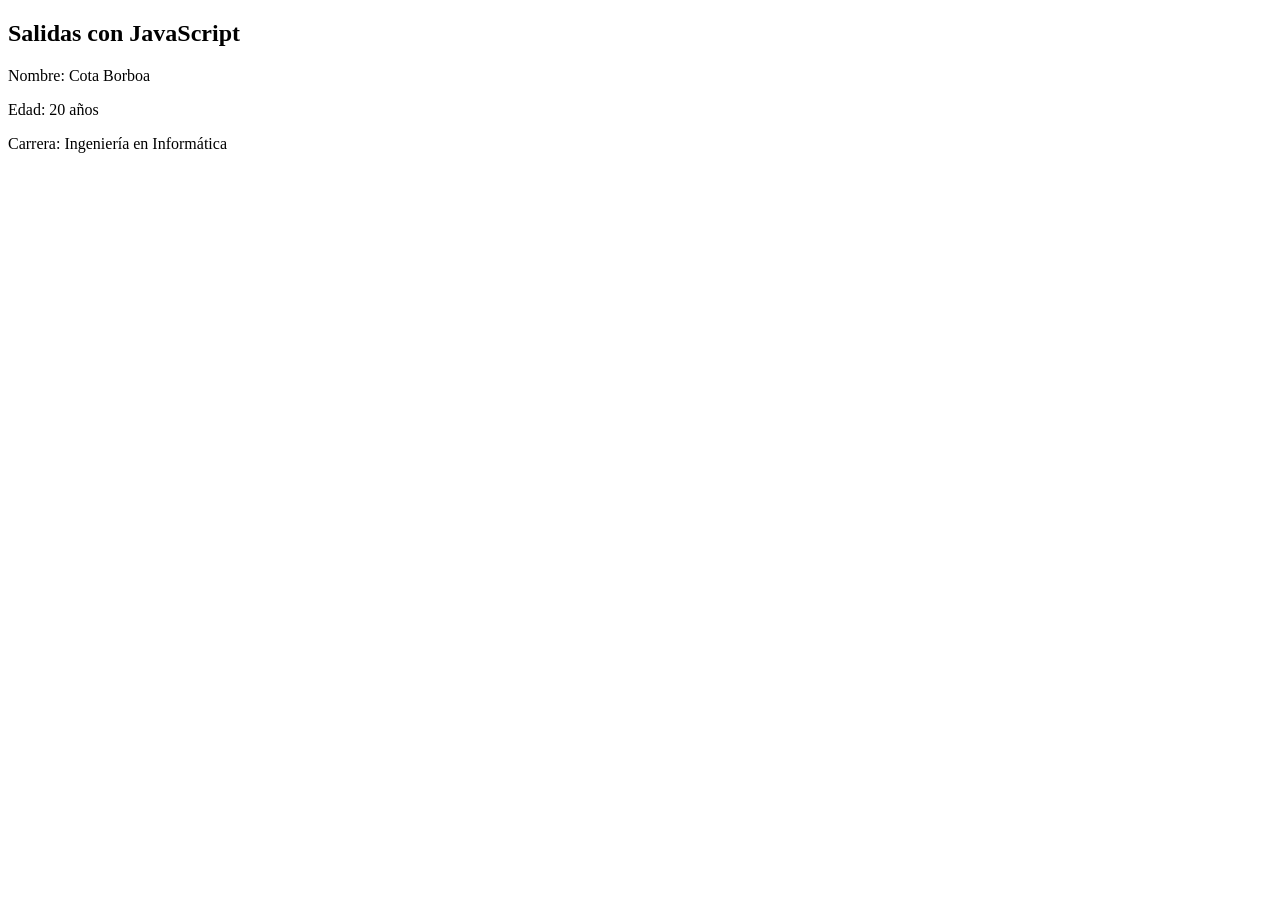
<file: fim/ej19/cota_borboa_ejercicio-19.html>
<!DOCTYPE html>
<html lang="es">
<head>
    <meta charset="UTF-8">
    <title>Ejercicio #19: Salidas con JavaScript</title>
</head>
<body>

    <h2>Salidas con JavaScript</h2>

    <p id="parrafo"></p>

    <script>
        // innerHTML
        document.getElementById("parrafo").innerHTML = "Nombre: Cota Borboa";

        // document.write
        document.write("<p>Edad: 20 años</p>");
        document.write("<p>Carrera: Ingeniería en Informática</p>");

        // window.alert
        window.alert("Correo: borboa@ejemplo.com");

        // console.log
        console.log("Teléfono: 667-123-4567");
    </script>

</body>
</html>
</file>
<file: fim/css/style.css>
/* ============================================================
   FIM UAS — Propuesta v2 (Editorial + Geométrico)
   Estilo completamente diferente al v1:
   · Fondo claro (blanco/gris) en lugar de navy
   · Hero con split geométrico CSS
   · Programas en acordeón numerado
   · Marquee animado entre secciones
   · Tipografía display oversized
   · Stats como banda horizontal
   · Noticias en layout magazine
   · CTA con fondo dorado
   ============================================================ */

/* -------- Variables -------- */
:root {
  --navy:     #0b2474;
  --navy-dk:  #071856;
  --gold:     #f5c518;
  --gold-dk:  #d4a816;
  --black:    #0f0f0f;
  --text:     #1a1a1a;
  --mid:      #5a5a6a;
  --light:    #f7f7f5;
  --white:    #ffffff;
  --border:   #e5e5e2;
  --radius:   8px;
  --radius-lg:16px;
  --sh:    0 4px 24px rgba(0,0,0,.08);
  --sh-lg: 0 12px 48px rgba(0,0,0,.13);
  --tr: all .3s ease;
  --font: 'Inter', system-ui, -apple-system, sans-serif;
}

/* -------- Reset -------- */
*, *::before, *::after { box-sizing: border-box; margin: 0; padding: 0; }
html   { scroll-behavior: smooth; }
body   { font-family: var(--font); color: var(--text); background: var(--white); line-height: 1.6; overflow-x: hidden; }
a      { text-decoration: none; color: inherit; }
ul     { list-style: none; }
button { cursor: pointer; border: none; background: none; font-family: var(--font); }
img    { max-width: 100%; display: block; }

/* -------- Contenedor -------- */
.wrap { max-width: 1200px; margin: 0 auto; padding: 0 28px; }

/* ============================================================
   BARRA SUPERIOR
   ============================================================ */
.top-strip {
  background: var(--navy-dk);
  padding: 7px 0;
  font-size: .75rem;
  color: rgba(255,255,255,.6);
}
.top-inner {
  display: flex;
  align-items: center;
  gap: 20px;
  flex-wrap: wrap;
}
.top-inner > span {
  display: flex;
  align-items: center;
  gap: 5px;
}
.top-inner i { color: var(--gold); font-size: .7rem; }
.strip-links {
  margin-left: auto;
  display: flex;
}
.strip-links a {
  color: rgba(255,255,255,.6);
  font-size: .75rem;
  padding: 0 14px;
  border-left: 1px solid rgba(255,255,255,.15);
  transition: var(--tr);
}
.strip-links a:hover { color: var(--gold); }

/* ============================================================
   NAVBAR
   ============================================================ */
.nav {
  background: rgba(255,255,255,.95);
  backdrop-filter: blur(12px);
  -webkit-backdrop-filter: blur(12px);
  border-bottom: 1px solid transparent;
  position: sticky;
  top: 0;
  z-index: 900;
  transition: var(--tr);
}
.nav.scrolled {
  border-bottom-color: var(--border);
  box-shadow: var(--sh);
}
.nav-inner {
  display: flex;
  align-items: center;
  gap: 16px;
  padding: 14px 0;
  position: relative;
}

/* Logo */
.logo {
  display: flex;
  align-items: center;
  gap: 9px;
  flex-shrink: 0;
}
.logo-fim  { font-size: 1.3rem; font-weight: 900; color: var(--navy); letter-spacing: -.5px; }
.logo-sep  { font-size: 1.1rem; font-weight: 300; color: var(--border); }
.logo-text { font-size: .8rem; font-weight: 600; color: var(--mid); max-width: 155px; line-height: 1.25; }

/* Links */
.menu {
  display: flex;
  align-items: center;
  gap: 2px;
  margin-left: auto;
}
.menu > li > a {
  padding: 7px 12px;
  font-size: .83rem;
  font-weight: 500;
  color: var(--mid);
  border-radius: 6px;
  transition: var(--tr);
  display: flex;
  align-items: center;
  gap: 4px;
  white-space: nowrap;
}
.menu > li > a:hover { color: var(--navy); background: var(--light); }

/* Dropdown */
.dd { position: relative; }
.submenu {
  position: absolute;
  top: calc(100% + 6px);
  left: 0;
  background: var(--white);
  border: 1px solid var(--border);
  border-radius: var(--radius-lg);
  box-shadow: var(--sh-lg);
  padding: 8px;
  min-width: 225px;
  opacity: 0;
  pointer-events: none;
  transform: translateY(-6px);
  transition: var(--tr);
  z-index: 100;
}
.dd:hover .submenu { opacity: 1; pointer-events: all; transform: translateY(0); }
.submenu li a {
  display: block;
  padding: 8px 12px;
  font-size: .82rem;
  border-radius: 6px;
  color: var(--mid);
  transition: var(--tr);
}
.submenu li a:hover { background: var(--light); color: var(--navy); }

/* Nav CTA */
.nav-cta {
  display: flex;
  align-items: center;
  gap: 7px;
  padding: 9px 20px;
  border: 1.5px solid var(--navy);
  border-radius: 50px;
  font-size: .83rem;
  font-weight: 700;
  color: var(--navy);
  transition: var(--tr);
  flex-shrink: 0;
  white-space: nowrap;
}
.nav-cta:hover { background: var(--navy); color: var(--white); }

/* Hamburger */
.burger {
  display: none;
  flex-direction: column;
  gap: 5px;
  padding: 8px;
  margin-left: auto;
}
.burger span {
  display: block;
  width: 22px;
  height: 2px;
  background: var(--text);
  border-radius: 2px;
  transition: var(--tr);
}

/* ============================================================
   HERO — Fondo claro, tipografía display enorme
   ============================================================ */
.hero {
  background: var(--light);
  padding: 72px 0 64px;
  overflow: hidden;
}
.hero-inner {
  display: grid;
  grid-template-columns: 1fr 1fr;
  gap: 40px;
  align-items: center;
}

.hero-eyebrow {
  display: flex;
  align-items: center;
  gap: 10px;
  font-size: .75rem;
  font-weight: 700;
  text-transform: uppercase;
  letter-spacing: 2px;
  color: var(--mid);
  margin-bottom: 22px;
}
.eyebrow-dot {
  width: 8px;
  height: 8px;
  background: var(--gold);
  border-radius: 50%;
  flex-shrink: 0;
}
.hero-h1 {
  font-size: clamp(3rem, 6vw, 5.5rem);
  font-weight: 900;
  line-height: 1.0;
  letter-spacing: -2px;
  color: var(--navy);
  margin-bottom: 24px;
}
.hero-h1 em {
  font-style: italic;
  font-weight: 300;
}
.hero-p {
  font-size: 1rem;
  color: var(--mid);
  max-width: 440px;
  line-height: 1.8;
  margin-bottom: 36px;
}
.hero-btns {
  display: flex;
  gap: 12px;
  flex-wrap: wrap;
  margin-bottom: 44px;
}

/* Botones generales */
.btn-solid {
  background: var(--navy);
  color: var(--white);
  padding: 12px 28px;
  border-radius: 50px;
  font-weight: 700;
  font-size: .9rem;
  transition: var(--tr);
  display: inline-flex;
  align-items: center;
  gap: 8px;
}
.btn-solid:hover { background: var(--gold); color: var(--navy); }
.btn-line {
  border: 1.5px solid var(--border);
  color: var(--text);
  padding: 12px 28px;
  border-radius: 50px;
  font-weight: 600;
  font-size: .9rem;
  transition: var(--tr);
  display: inline-flex;
  align-items: center;
  gap: 8px;
}
.btn-line:hover { border-color: var(--navy); color: var(--navy); }
.btn-block { width: 100%; justify-content: center; }

/* Mini-stats en hero */
.hero-meta {
  display: flex;
  align-items: center;
  gap: 20px;
  background: var(--white);
  padding: 18px 22px;
  border-radius: var(--radius-lg);
  box-shadow: var(--sh);
  width: fit-content;
}
.meta-item strong { display: block; font-size: 1.4rem; font-weight: 900; color: var(--navy); line-height: 1; }
.meta-item span   { font-size: .73rem; color: var(--mid); font-weight: 500; }
.meta-sep { width: 1px; height: 36px; background: var(--border); }

/* Formas geométricas (lado derecho) */
.hero-right { position: relative; height: 470px; }
.geo-wrap   { position: relative; width: 100%; height: 100%; }
.geo-box    { position: absolute; border-radius: 18px; }
.geo-navy   { width: 295px; height: 355px; background: var(--navy); top: 18px; left: 18px; transform: rotate(-3deg); }
.geo-gold   { width: 255px; height: 295px; background: var(--gold); bottom: 18px; right: 18px; transform: rotate(4deg); z-index: 2; }
.geo-ring   {
  position: absolute;
  width: 180px; height: 180px;
  border: 3px solid rgba(11,36,116,.12);
  border-radius: 50%;
  top: 50%; left: 50%;
  transform: translate(-50%,-50%);
  z-index: 3;
}
.geo-label {
  position: absolute;
  top: 50%; left: 50%;
  transform: translate(-50%,-50%);
  font-size: 5.5rem;
  font-weight: 900;
  color: rgba(255,255,255,.15);
  z-index: 4;
  letter-spacing: -3px;
}
.geo-badge {
  position: absolute;
  background: var(--white);
  border-radius: 11px;
  padding: 11px 15px;
  display: flex;
  align-items: center;
  gap: 10px;
  box-shadow: var(--sh-lg);
  z-index: 10;
  font-size: .8rem;
  font-weight: 700;
  color: var(--navy);
  line-height: 1.35;
}
.geo-badge i { font-size: 1.2rem; color: var(--gold); flex-shrink: 0; }
.geo-badge       { top: 28px; right: 8px; }
.geo-badge-2     { bottom: 48px; left: 0; }

/* ============================================================
   MARQUEE
   ============================================================ */
.marquee-band {
  background: var(--navy);
  padding: 13px 0;
  overflow: hidden;
  white-space: nowrap;
}
.marquee-track {
  display: inline-flex;
  gap: 28px;
  animation: scrollx 26s linear infinite;
}
.marquee-track span {
  font-size: .78rem;
  font-weight: 600;
  text-transform: uppercase;
  letter-spacing: 1px;
  color: rgba(255,255,255,.7);
  flex-shrink: 0;
}
.marquee-track .msep { color: var(--gold); }
@keyframes scrollx {
  0%   { transform: translateX(0); }
  100% { transform: translateX(-50%); }
}

/* ============================================================
   SECCIÓN — UTILIDADES
   ============================================================ */
.sec { padding: 88px 0; }
.sec-top { margin-bottom: 48px; }
.sec-label {
  display: flex;
  align-items: center;
  gap: 10px;
  font-size: .68rem;
  font-weight: 700;
  text-transform: uppercase;
  letter-spacing: 2px;
  color: var(--mid);
  margin-bottom: 8px;
}
.label-bar {
  display: inline-block;
  width: 28px;
  height: 2.5px;
  background: var(--gold);
  flex-shrink: 0;
}
.label-bar-wh { background: rgba(255,255,255,.5); }
.sec-h2 {
  font-size: clamp(2rem, 4vw, 3.2rem);
  font-weight: 900;
  color: var(--navy);
  line-height: 1.05;
  letter-spacing: -1px;
}

/* ============================================================
   ACORDEÓN DE PROGRAMAS
   ============================================================ */
.atabs-wrap {
  display: flex;
  gap: 8px;
  margin-bottom: 8px;
}
.atab {
  padding: 8px 22px;
  border-radius: 50px;
  font-size: .83rem;
  font-weight: 600;
  color: var(--mid);
  border: 1.5px solid var(--border);
  transition: var(--tr);
  display: flex;
  align-items: center;
  gap: 6px;
}
.atab.active { background: var(--navy); color: var(--white); border-color: var(--navy); }
.atab:hover:not(.active) { border-color: var(--navy); color: var(--navy); }

/* Ítems del acordeón */
.acc-item { border-top: 1px solid var(--border); }
.acc-item:last-child { border-bottom: 1px solid var(--border); }
.acc-item.hidden { display: none; }

.acc-hd {
  width: 100%;
  display: flex;
  align-items: center;
  gap: 14px;
  padding: 20px 0;
  text-align: left;
  transition: var(--tr);
}
.acc-hd:hover { padding-left: 6px; }

.acc-num {
  font-size: 1.05rem;
  font-weight: 900;
  color: var(--border);
  width: 32px;
  flex-shrink: 0;
  transition: var(--tr);
}
.acc-item.open .acc-num,
.acc-hd:hover .acc-num { color: var(--gold); }

.acc-ico {
  width: 38px; height: 38px;
  border-radius: 9px;
  background: var(--light);
  display: flex; align-items: center; justify-content: center;
  color: var(--navy);
  font-size: .9rem;
  flex-shrink: 0;
  transition: var(--tr);
}
.acc-item.open .acc-ico { background: var(--navy); color: var(--white); }

.acc-ttl {
  font-size: 1.02rem;
  font-weight: 700;
  color: var(--text);
  flex: 1;
  transition: var(--tr);
}
.acc-hd:hover .acc-ttl { color: var(--navy); }

.acc-mod {
  font-size: .72rem;
  color: var(--mid);
  white-space: nowrap;
  padding-right: 14px;
}

.acc-tog {
  width: 30px; height: 30px;
  border: 1.5px solid var(--border);
  border-radius: 50%;
  display: flex; align-items: center; justify-content: center;
  color: var(--mid);
  font-size: .68rem;
  flex-shrink: 0;
  transition: var(--tr);
}
.acc-item.open .acc-tog {
  background: var(--navy);
  border-color: var(--navy);
  color: var(--white);
  transform: rotate(45deg);
}

/* Cuerpo del acordeón */
.acc-body {
  max-height: 0;
  overflow: hidden;
  transition: max-height .4s ease;
}
.acc-item.open .acc-body { max-height: 200px; }
.acc-body > p {
  font-size: .9rem;
  color: var(--mid);
  line-height: 1.8;
  padding: 0 48px 18px;
  max-width: 680px;
}
.acc-link {
  display: inline-flex;
  align-items: center;
  gap: 6px;
  font-size: .83rem;
  font-weight: 700;
  color: var(--navy);
  margin-left: 48px;
  margin-bottom: 22px;
  transition: var(--tr);
}
.acc-link:hover { gap: 10px; }

/* ============================================================
   ABOUT / MISIÓN — Fondo claro con elementos flotantes CSS
   ============================================================ */
.about-sec {
  background: var(--light);
  padding: 88px 0;
}
.about-grid {
  display: grid;
  grid-template-columns: 1fr 1fr;
  gap: 64px;
  align-items: start;
}
.about-h2 {
  font-size: clamp(1.9rem, 3.5vw, 3rem);
  font-weight: 900;
  color: var(--navy);
  line-height: 1.05;
  letter-spacing: -1px;
  margin: 8px 0 26px;
}
.about-quote {
  font-size: .98rem;
  font-style: italic;
  font-weight: 300;
  color: var(--mid);
  line-height: 1.85;
  border-left: 3px solid var(--gold);
  padding-left: 18px;
  margin-bottom: 36px;
}
.pillars { display: flex; flex-direction: column; gap: 22px; }
.pillar {
  display: flex;
  gap: 14px;
  align-items: flex-start;
}
.pillar-num {
  font-size: 1.25rem;
  font-weight: 900;
  color: var(--gold);
  flex-shrink: 0;
  width: 28px;
  line-height: 1;
  margin-top: 2px;
}
.pillar h4 { font-size: .9rem; font-weight: 700; color: var(--navy); margin-bottom: 4px; }
.pillar p  { font-size: .82rem; color: var(--mid); line-height: 1.6; }

/* Elementos visuales lado derecho */
.about-right { position: relative; height: 460px; }
.acard-big {
  position: absolute;
  top: 0; left: 0;
  width: 210px; height: 210px;
  background: var(--navy);
  border-radius: var(--radius-lg);
  display: flex;
  flex-direction: column;
  align-items: center;
  justify-content: center;
  text-align: center;
  color: var(--white);
  z-index: 2;
}
.acard-num {
  font-size: 3.8rem;
  font-weight: 900;
  color: var(--gold);
  line-height: 1;
}
.acard-num span { font-size: 1.8rem; }
.acard-lbl { font-size: .75rem; color: rgba(255,255,255,.65); margin-top: 8px; line-height: 1.4; }

.acard-sm {
  position: absolute;
  background: var(--white);
  border-radius: var(--radius-lg);
  padding: 15px 18px;
  display: flex;
  align-items: center;
  gap: 11px;
  box-shadow: var(--sh-lg);
  font-size: .78rem;
  font-weight: 600;
  color: var(--navy);
  line-height: 1.4;
  z-index: 3;
}
.acard-sm i { font-size: 1.3rem; color: var(--gold); flex-shrink: 0; }
.acard-sm   { bottom: 90px; left: 18px; }
.acard-sm-r { top: 110px; right: 0; bottom: auto; left: auto; }
.acard-accent {
  position: absolute;
  bottom: 0; right: 0;
  width: 240px; height: 185px;
  background: var(--gold);
  opacity: .14;
  border-radius: var(--radius-lg);
  z-index: 1;
}

/* ============================================================
   BANDA DE ESTADÍSTICAS — Horizontal sobre fondo navy
   ============================================================ */
.stats-band { background: var(--navy); padding: 52px 0; }
.stats-inner {
  display: flex;
  align-items: center;
}
.sbi { flex: 1; padding: 0 28px; text-align: center; }
.sbi-num {
  font-size: 3rem;
  font-weight: 900;
  color: var(--gold);
  line-height: 1;
  letter-spacing: -1px;
  margin-bottom: 8px;
}
.sbi-num span { font-size: 1.8rem; }
.sbi-lbl {
  font-size: .78rem;
  color: rgba(255,255,255,.55);
  line-height: 1.5;
  max-width: 155px;
  margin: 0 auto;
}
.sbi-div {
  width: 1px;
  height: 72px;
  background: rgba(255,255,255,.12);
  flex-shrink: 0;
}

/* ============================================================
   NOTICIAS — Layout magazine editorial
   ============================================================ */
.news-hdr {
  display: flex;
  justify-content: space-between;
  align-items: flex-end;
  margin-bottom: 40px;
}
.ver-mas {
  font-size: .83rem;
  font-weight: 700;
  color: var(--navy);
  display: flex;
  align-items: center;
  gap: 6px;
  transition: var(--tr);
  flex-shrink: 0;
  padding-bottom: 4px;
}
.ver-mas:hover { gap: 10px; }

.news-mag {
  display: grid;
  grid-template-columns: 1.2fr 1fr;
  gap: 22px;
}

/* Nota destacada */
.nm-feat {
  background: var(--white);
  border: 1px solid var(--border);
  border-radius: var(--radius-lg);
  overflow: hidden;
  transition: var(--tr);
}
.nm-feat:hover { box-shadow: var(--sh); }
.nm-img {
  height: 240px;
  position: relative;
}
.nm-1 { background: linear-gradient(135deg, #0b2474, #1a3a8f); }
.nm-2 { background: linear-gradient(135deg, #0f4c75, #1565c0); }
.nm-3 { background: linear-gradient(135deg, #1a3a5c, #2196f3); }
.nm-cat {
  position: absolute;
  top: 14px; left: 14px;
  background: var(--gold);
  color: var(--navy);
  font-size: .64rem;
  font-weight: 800;
  text-transform: uppercase;
  letter-spacing: .8px;
  padding: 3px 10px;
  border-radius: 50px;
}
.nm-body { padding: 22px 26px 26px; }
.nm-date { font-size: .72rem; color: var(--mid); display: block; margin-bottom: 10px; }
.nm-body h3 { font-size: 1.15rem; font-weight: 800; color: var(--navy); margin-bottom: 12px; line-height: 1.3; }
.nm-body p  { font-size: .86rem; color: var(--mid); line-height: 1.75; margin-bottom: 18px; }
.nm-link {
  font-size: .83rem;
  font-weight: 700;
  color: var(--navy);
  display: inline-flex;
  align-items: center;
  gap: 6px;
  transition: var(--tr);
}
.nm-link:hover { gap: 10px; }

/* Columna derecha */
.nm-col { display: flex; flex-direction: column; gap: 14px; }
.nm-card {
  background: var(--white);
  border: 1px solid var(--border);
  border-radius: var(--radius-lg);
  overflow: hidden;
  flex: 1;
  transition: var(--tr);
}
.nm-card:hover { box-shadow: var(--sh); }
.nm-img-sm { height: 105px; position: relative; }
.nm-card-body { padding: 11px 15px 14px; }
.nm-card-body .nm-date { display: block; font-size: .7rem; color: var(--mid); margin-bottom: 5px; }
.nm-card-body h4 { font-size: .9rem; font-weight: 700; color: var(--navy); line-height: 1.35; margin-bottom: 9px; }
.nm-link-sm {
  display: inline-flex;
  align-items: center;
  gap: 5px;
  font-size: .78rem;
  font-weight: 700;
  color: var(--navy);
  transition: var(--tr);
}
.nm-link-sm:hover { gap: 9px; }
.nm-text-card {
  display: flex;
  flex-direction: column;
  justify-content: center;
  padding: 20px;
  background: var(--light);
  border-radius: var(--radius-lg);
  border: 1px solid var(--border);
}
.nm-ico-lg { font-size: 2rem; color: var(--navy); opacity: .18; margin-bottom: 10px; }
.nm-text-card p { font-size: .83rem; color: var(--mid); line-height: 1.6; margin-bottom: 12px; }

/* ============================================================
   BANDA CTA — Fondo dorado, el elemento de mayor contraste
   ============================================================ */
.cta-band { background: var(--gold); padding: 60px 0; }
.cta-inner {
  display: flex;
  align-items: center;
  justify-content: space-between;
  gap: 32px;
  flex-wrap: wrap;
}
.cta-eyebrow {
  font-size: .76rem;
  font-weight: 700;
  text-transform: uppercase;
  letter-spacing: 1.5px;
  color: rgba(0,0,0,.45);
  margin-bottom: 6px;
}
.cta-h2 {
  font-size: clamp(1.7rem, 3.5vw, 2.8rem);
  font-weight: 900;
  color: var(--navy);
  letter-spacing: -1px;
  line-height: 1.1;
}
.cta-btns { display: flex; gap: 14px; align-items: center; flex-wrap: wrap; }
.btn-cta-main {
  background: var(--navy);
  color: var(--white);
  padding: 13px 28px;
  border-radius: 50px;
  font-weight: 700;
  font-size: .9rem;
  display: inline-flex;
  align-items: center;
  gap: 8px;
  transition: var(--tr);
}
.btn-cta-main:hover { transform: translateY(-2px); box-shadow: 0 6px 22px rgba(11,36,116,.3); }
.btn-cta-sec {
  color: var(--navy);
  font-weight: 700;
  font-size: .88rem;
  border-bottom: 2px solid var(--navy);
  padding-bottom: 2px;
  transition: var(--tr);
}
.btn-cta-sec:hover { opacity: .6; }

/* ============================================================
   ACCESOS RÁPIDOS
   ============================================================ */
.accesos-sec { padding: 68px 0; background: var(--light); }
.acc-title {
  font-size: 1.15rem;
  font-weight: 800;
  color: var(--navy);
  margin-bottom: 24px;
  letter-spacing: -.5px;
}
.acc-grid {
  display: grid;
  grid-template-columns: repeat(3, 1fr);
  gap: 11px;
}
.acc-tile {
  display: flex;
  align-items: center;
  gap: 13px;
  padding: 17px 18px;
  background: var(--white);
  border: 1px solid var(--border);
  border-radius: var(--radius-lg);
  color: var(--text);
  font-size: .86rem;
  font-weight: 600;
  transition: var(--tr);
}
.acc-tile > i:first-child { font-size: 1.05rem; color: var(--navy); flex-shrink: 0; }
.acc-tile span { flex: 1; }
.tile-arr { font-size: .72rem; color: var(--border); transition: var(--tr); }
.acc-tile:hover {
  border-color: var(--navy);
  background: var(--navy);
  color: var(--white);
}
.acc-tile:hover > i:first-child { color: var(--gold); }
.acc-tile:hover .tile-arr { color: rgba(255,255,255,.5); transform: translateX(3px); }

/* ============================================================
   CONTACTO
   ============================================================ */
.contact-grid {
  display: grid;
  grid-template-columns: 1fr 1.2fr;
  gap: 68px;
  align-items: start;
}
.cinfo-list { display: flex; flex-direction: column; gap: 18px; margin: 28px 0 28px; }
.cinfo-item {
  display: flex;
  align-items: flex-start;
  gap: 12px;
}
.ci-ico {
  width: 36px; height: 36px;
  background: var(--navy);
  border-radius: 8px;
  display: flex; align-items: center; justify-content: center;
  color: var(--gold);
  font-size: .82rem;
  flex-shrink: 0;
}
.cinfo-item strong { display: block; font-size: .7rem; text-transform: uppercase; letter-spacing: .5px; color: var(--mid); margin-bottom: 2px; }
.cinfo-item span   { font-size: .86rem; color: var(--text); }

.soc-row { display: flex; gap: 8px; }
.soc-row a {
  width: 36px; height: 36px;
  border: 1.5px solid var(--border);
  border-radius: 8px;
  display: flex; align-items: center; justify-content: center;
  color: var(--mid);
  font-size: .83rem;
  transition: var(--tr);
}
.soc-row a:hover { background: var(--navy); color: var(--white); border-color: var(--navy); }

/* Formulario */
.cform {
  background: var(--white);
  border: 1px solid var(--border);
  border-radius: 18px;
  padding: 38px;
  display: flex;
  flex-direction: column;
  gap: 16px;
}
.cform h3 { font-size: 1.15rem; font-weight: 800; color: var(--navy); margin-bottom: 4px; }
.frow { display: grid; grid-template-columns: 1fr 1fr; gap: 12px; }
.fg { display: flex; flex-direction: column; gap: 5px; }
.fg label { font-size: .76rem; font-weight: 700; color: var(--text); }
.fg input,
.fg select,
.fg textarea {
  padding: 10px 13px;
  border: 1.5px solid var(--border);
  border-radius: 8px;
  font-size: .86rem;
  font-family: var(--font);
  color: var(--text);
  outline: none;
  transition: var(--tr);
  resize: vertical;
}
.fg input:focus,
.fg select:focus,
.fg textarea:focus {
  border-color: var(--navy);
  box-shadow: 0 0 0 3px rgba(11,36,116,.08);
}

/* ============================================================
   FOOTER — Negro minimalista
   ============================================================ */
.footer {
  background: var(--black);
  color: rgba(255,255,255,.5);
  padding: 60px 0 0;
}
.ft-top {
  display: grid;
  grid-template-columns: 1.3fr 2fr;
  gap: 60px;
  padding-bottom: 44px;
  border-bottom: 1px solid rgba(255,255,255,.08);
}
.logo-fim-ft  { color: var(--white); }
.logo-sep-ft  { color: rgba(255,255,255,.2); }
.logo-text-ft { color: rgba(255,255,255,.45); }
.ft-brand p {
  font-size: .82rem;
  line-height: 1.75;
  margin: 14px 0 18px;
}
.ft-soc { display: flex; gap: 7px; }
.ft-soc a {
  width: 33px; height: 33px;
  border: 1px solid rgba(255,255,255,.14);
  border-radius: 7px;
  display: flex; align-items: center; justify-content: center;
  color: rgba(255,255,255,.45);
  font-size: .8rem;
  transition: var(--tr);
}
.ft-soc a:hover { background: var(--gold); color: var(--navy); border-color: var(--gold); }

.ft-cols { display: grid; grid-template-columns: repeat(3, 1fr); gap: 28px; }
.ft-col h5 {
  font-size: .74rem;
  font-weight: 700;
  text-transform: uppercase;
  letter-spacing: 1.5px;
  color: var(--white);
  margin-bottom: 14px;
}
.ft-col ul { display: flex; flex-direction: column; gap: 8px; }
.ft-col ul a { font-size: .81rem; color: rgba(255,255,255,.42); transition: var(--tr); }
.ft-col ul a:hover { color: var(--gold); }
.ft-contact li {
  font-size: .78rem;
  color: rgba(255,255,255,.42);
  display: flex;
  align-items: flex-start;
  gap: 7px;
  line-height: 1.5;
}
.ft-contact li i { color: var(--gold); margin-top: 2px; flex-shrink: 0; }

.ft-bottom {
  padding: 18px 0;
  display: flex;
  justify-content: space-between;
  font-size: .72rem;
  color: rgba(255,255,255,.22);
  flex-wrap: wrap;
  gap: 8px;
}

/* ============================================================
   RESPONSIVO
   ============================================================ */
@media (max-width: 1024px) {
  .hero-inner    { grid-template-columns: 1fr; }
  .hero-right    { display: none; }
  .about-grid    { grid-template-columns: 1fr; }
  .about-right   { display: none; }
  .ft-top        { grid-template-columns: 1fr; gap: 36px; }
  .acc-grid      { grid-template-columns: repeat(2, 1fr); }
}

@media (max-width: 768px) {
  /* Menú móvil */
  .menu {
    display: none;
    position: absolute;
    top: 100%; left: 0; right: 0;
    background: var(--white);
    flex-direction: column;
    align-items: stretch;
    padding: 10px;
    box-shadow: var(--sh-lg);
    border-top: 1px solid var(--border);
    gap: 2px;
  }
  .menu.open       { display: flex; }
  .menu > li > a   { border-radius: 7px; }
  .burger          { display: flex; }
  .nav-cta         { display: none; }
  .acc-mod         { display: none; }
  .stats-inner     { flex-direction: column; gap: 28px; }
  .sbi-div         { width: 72px; height: 1px; }
  .news-mag        { grid-template-columns: 1fr; }
  .cta-inner       { flex-direction: column; text-align: center; }
  .cta-btns        { justify-content: center; }
  .contact-grid    { grid-template-columns: 1fr; gap: 40px; }
  .frow            { grid-template-columns: 1fr; }
  .cform           { padding: 24px 20px; }
  .ft-cols         { grid-template-columns: 1fr 1fr; }
  .ft-bottom       { flex-direction: column; text-align: center; }
  .sec             { padding: 60px 0; }
  .about-sec       { padding: 60px 0; }
  .acc-grid        { grid-template-columns: repeat(2, 1fr); }
}

@media (max-width: 480px) {
  .hero-h1        { font-size: 2.8rem; letter-spacing: -1.5px; }
  .hero-meta      { flex-direction: column; width: 100%; gap: 14px; }
  .meta-sep       { width: 60px; height: 1px; }
  .hero-btns      { flex-direction: column; }
  .btn-solid,
  .btn-line       { justify-content: center; text-align: center; }
  .ft-cols        { grid-template-columns: 1fr; }
  .acc-grid       { grid-template-columns: 1fr; }
}
</file>
